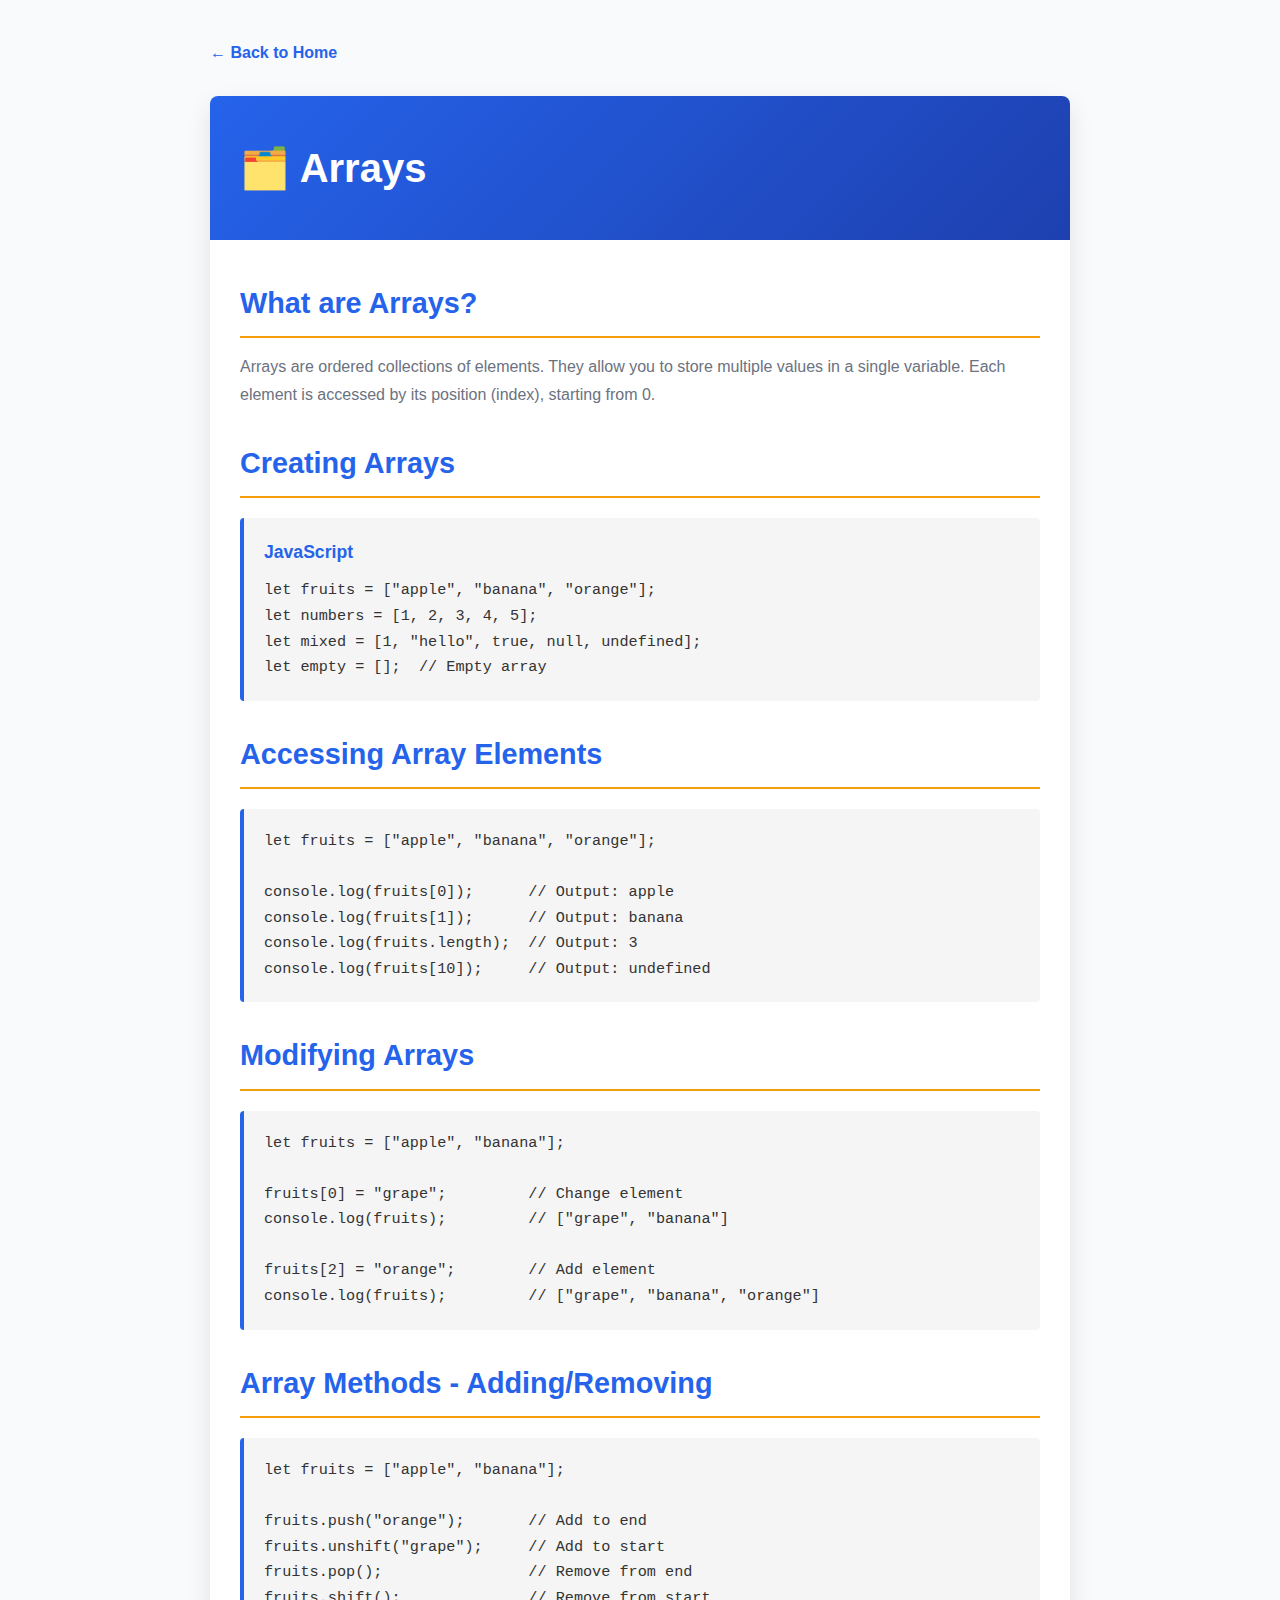
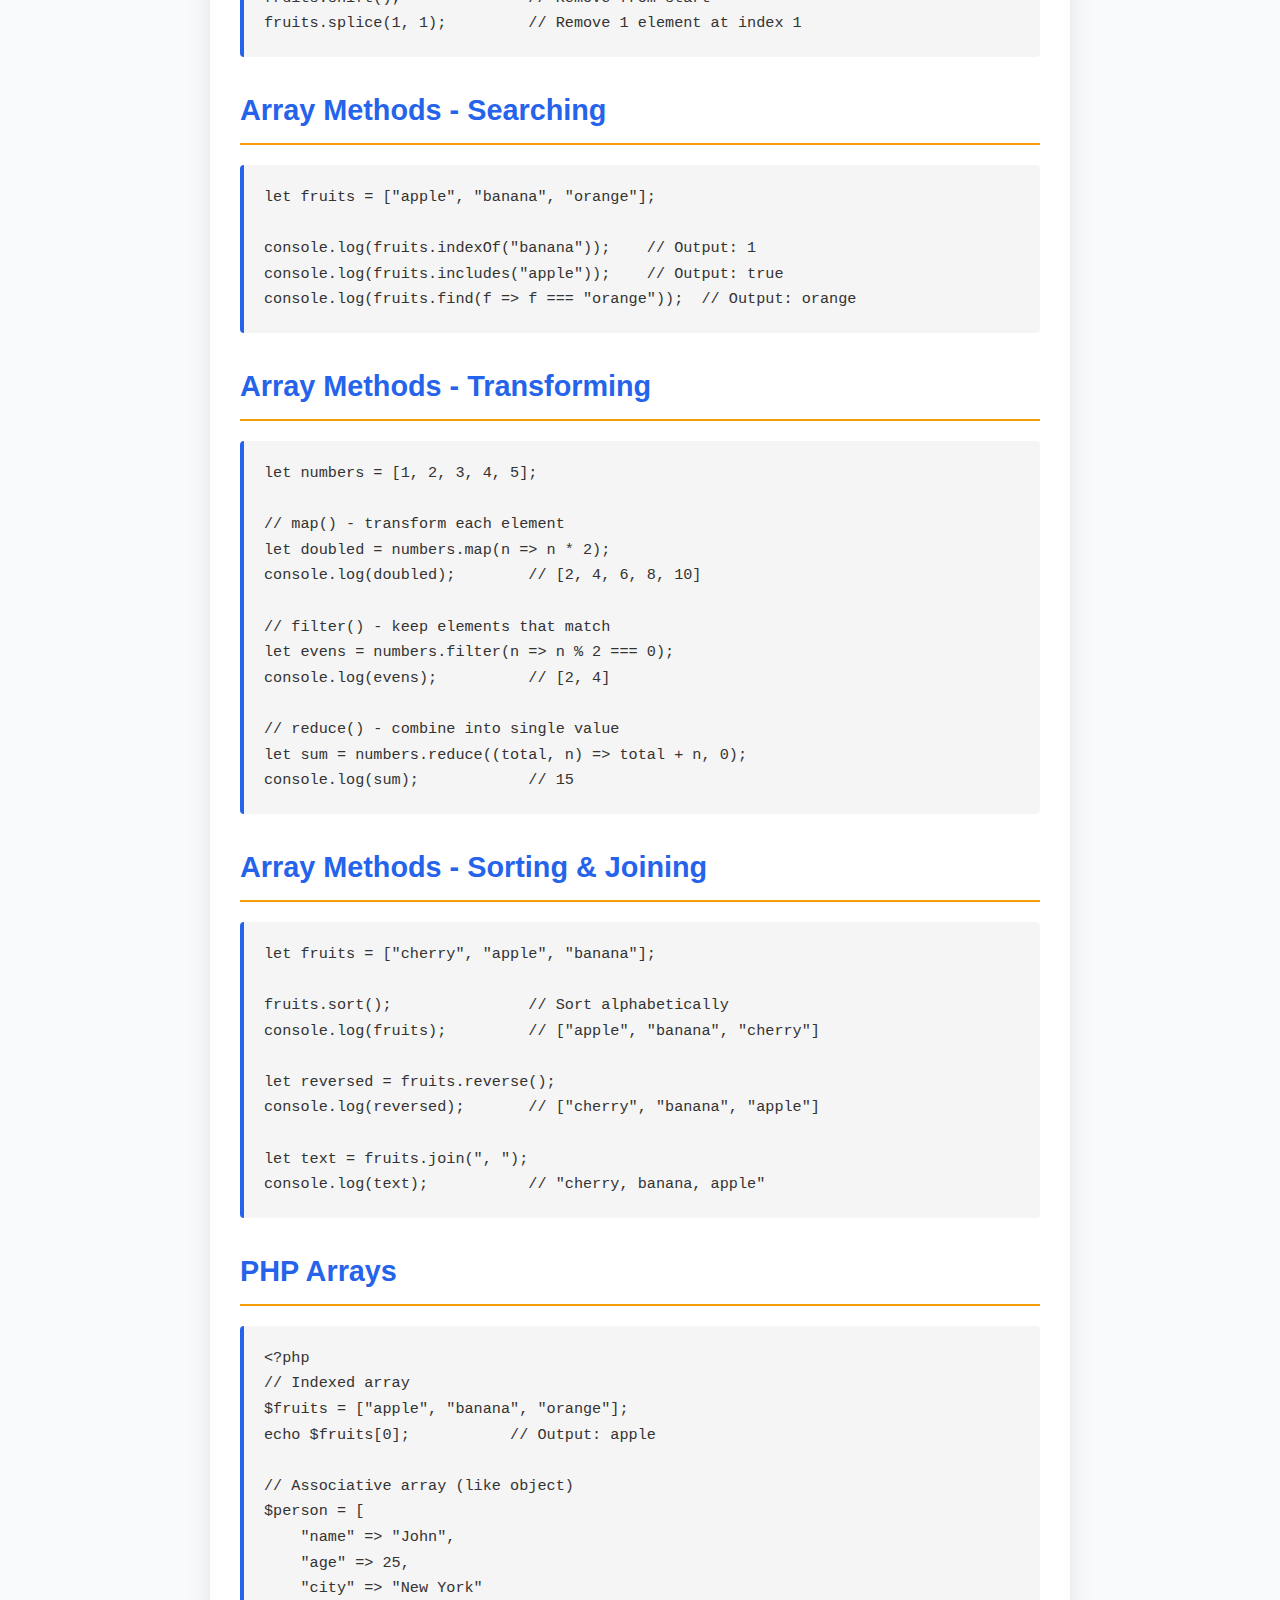
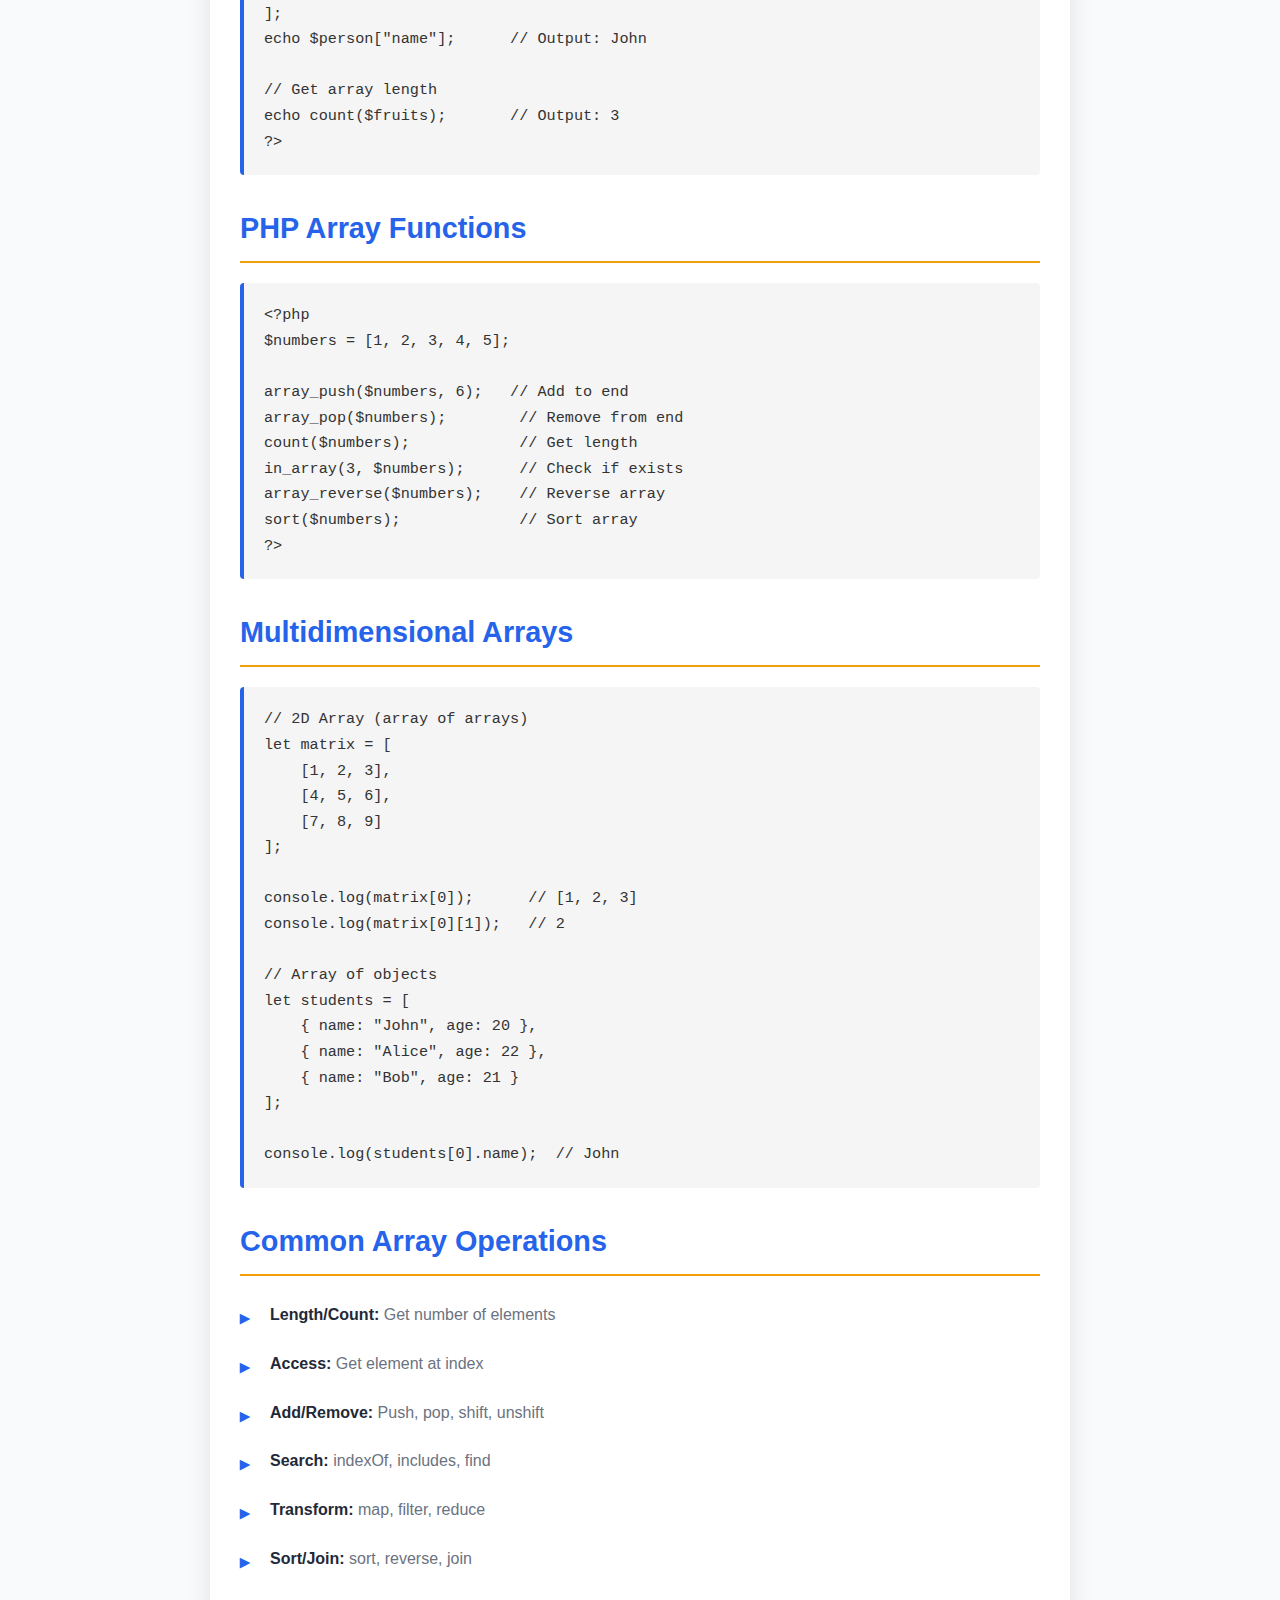
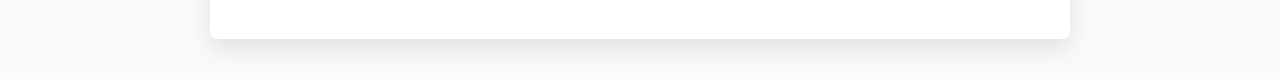
<file: pages/arrays.html>
<!DOCTYPE html>
<html lang="en">

<head>
    <meta charset="UTF-8">
    <meta name="viewport" content="width=device-width, initial-scale=1.0">
    <title>Arrays - JavaScripts-PHP</title>
    <link rel="stylesheet" href="../css/main.css">
    <link rel="stylesheet" href="../css/responsive.css">
</head>

<body>
    <div class="content-wrapper">
        <div class="back-link">
            <a href="../index.html">← Back to Home</a>
        </div>

        <section class="page-content">
            <div class="section-header">
                <h1>🗂️ Arrays</h1>
            </div>

            <div class="section-body">
                <h2>What are Arrays?</h2>
                <p>Arrays are ordered collections of elements. They allow you to store multiple values in a single
                    variable. Each element is accessed by its position (index), starting from 0.</p>

                <h2>Creating Arrays</h2>
                <div class="code-block">
                    <h4>JavaScript</h4>
                    <pre><code>let fruits = ["apple", "banana", "orange"];
let numbers = [1, 2, 3, 4, 5];
let mixed = [1, "hello", true, null, undefined];
let empty = [];  // Empty array</code></pre>
                </div>

                <h2>Accessing Array Elements</h2>
                <div class="code-block">
                    <pre><code>let fruits = ["apple", "banana", "orange"];

console.log(fruits[0]);      // Output: apple
console.log(fruits[1]);      // Output: banana
console.log(fruits.length);  // Output: 3
console.log(fruits[10]);     // Output: undefined</code></pre>
                </div>

                <h2>Modifying Arrays</h2>
                <div class="code-block">
                    <pre><code>let fruits = ["apple", "banana"];

fruits[0] = "grape";         // Change element
console.log(fruits);         // ["grape", "banana"]

fruits[2] = "orange";        // Add element
console.log(fruits);         // ["grape", "banana", "orange"]</code></pre>
                </div>

                <h2>Array Methods - Adding/Removing</h2>
                <div class="code-block">
                    <pre><code>let fruits = ["apple", "banana"];

fruits.push("orange");       // Add to end
fruits.unshift("grape");     // Add to start
fruits.pop();                // Remove from end
fruits.shift();              // Remove from start
fruits.splice(1, 1);         // Remove 1 element at index 1</code></pre>
                </div>

                <h2>Array Methods - Searching</h2>
                <div class="code-block">
                    <pre><code>let fruits = ["apple", "banana", "orange"];

console.log(fruits.indexOf("banana"));    // Output: 1
console.log(fruits.includes("apple"));    // Output: true
console.log(fruits.find(f => f === "orange"));  // Output: orange</code></pre>
                </div>

                <h2>Array Methods - Transforming</h2>
                <div class="code-block">
                    <pre><code>let numbers = [1, 2, 3, 4, 5];

// map() - transform each element
let doubled = numbers.map(n => n * 2);
console.log(doubled);        // [2, 4, 6, 8, 10]

// filter() - keep elements that match
let evens = numbers.filter(n => n % 2 === 0);
console.log(evens);          // [2, 4]

// reduce() - combine into single value
let sum = numbers.reduce((total, n) => total + n, 0);
console.log(sum);            // 15</code></pre>
                </div>

                <h2>Array Methods - Sorting & Joining</h2>
                <div class="code-block">
                    <pre><code>let fruits = ["cherry", "apple", "banana"];

fruits.sort();               // Sort alphabetically
console.log(fruits);         // ["apple", "banana", "cherry"]

let reversed = fruits.reverse();
console.log(reversed);       // ["cherry", "banana", "apple"]

let text = fruits.join(", ");
console.log(text);           // "cherry, banana, apple"</code></pre>
                </div>

                <h2>PHP Arrays</h2>
                <div class="code-block">
                    <pre><code>&lt;?php
// Indexed array
$fruits = ["apple", "banana", "orange"];
echo $fruits[0];           // Output: apple

// Associative array (like object)
$person = [
    "name" => "John",
    "age" => 25,
    "city" => "New York"
];
echo $person["name"];      // Output: John

// Get array length
echo count($fruits);       // Output: 3
?&gt;</code></pre>
                </div>

                <h2>PHP Array Functions</h2>
                <div class="code-block">
                    <pre><code>&lt;?php
$numbers = [1, 2, 3, 4, 5];

array_push($numbers, 6);   // Add to end
array_pop($numbers);        // Remove from end
count($numbers);            // Get length
in_array(3, $numbers);      // Check if exists
array_reverse($numbers);    // Reverse array
sort($numbers);             // Sort array
?&gt;</code></pre>
                </div>

                <h2>Multidimensional Arrays</h2>
                <div class="code-block">
                    <pre><code>// 2D Array (array of arrays)
let matrix = [
    [1, 2, 3],
    [4, 5, 6],
    [7, 8, 9]
];

console.log(matrix[0]);      // [1, 2, 3]
console.log(matrix[0][1]);   // 2

// Array of objects
let students = [
    { name: "John", age: 20 },
    { name: "Alice", age: 22 },
    { name: "Bob", age: 21 }
];

console.log(students[0].name);  // John</code></pre>
                </div>

                <h2>Common Array Operations</h2>
                <ul class="content-list">
                    <li><strong>Length/Count:</strong> Get number of elements</li>
                    <li><strong>Access:</strong> Get element at index</li>
                    <li><strong>Add/Remove:</strong> Push, pop, shift, unshift</li>
                    <li><strong>Search:</strong> indexOf, includes, find</li>
                    <li><strong>Transform:</strong> map, filter, reduce</li>
                    <li><strong>Sort/Join:</strong> sort, reverse, join</li>
                </ul>
            </div>
        </section>
    </div>
</body>

</html>
</file>
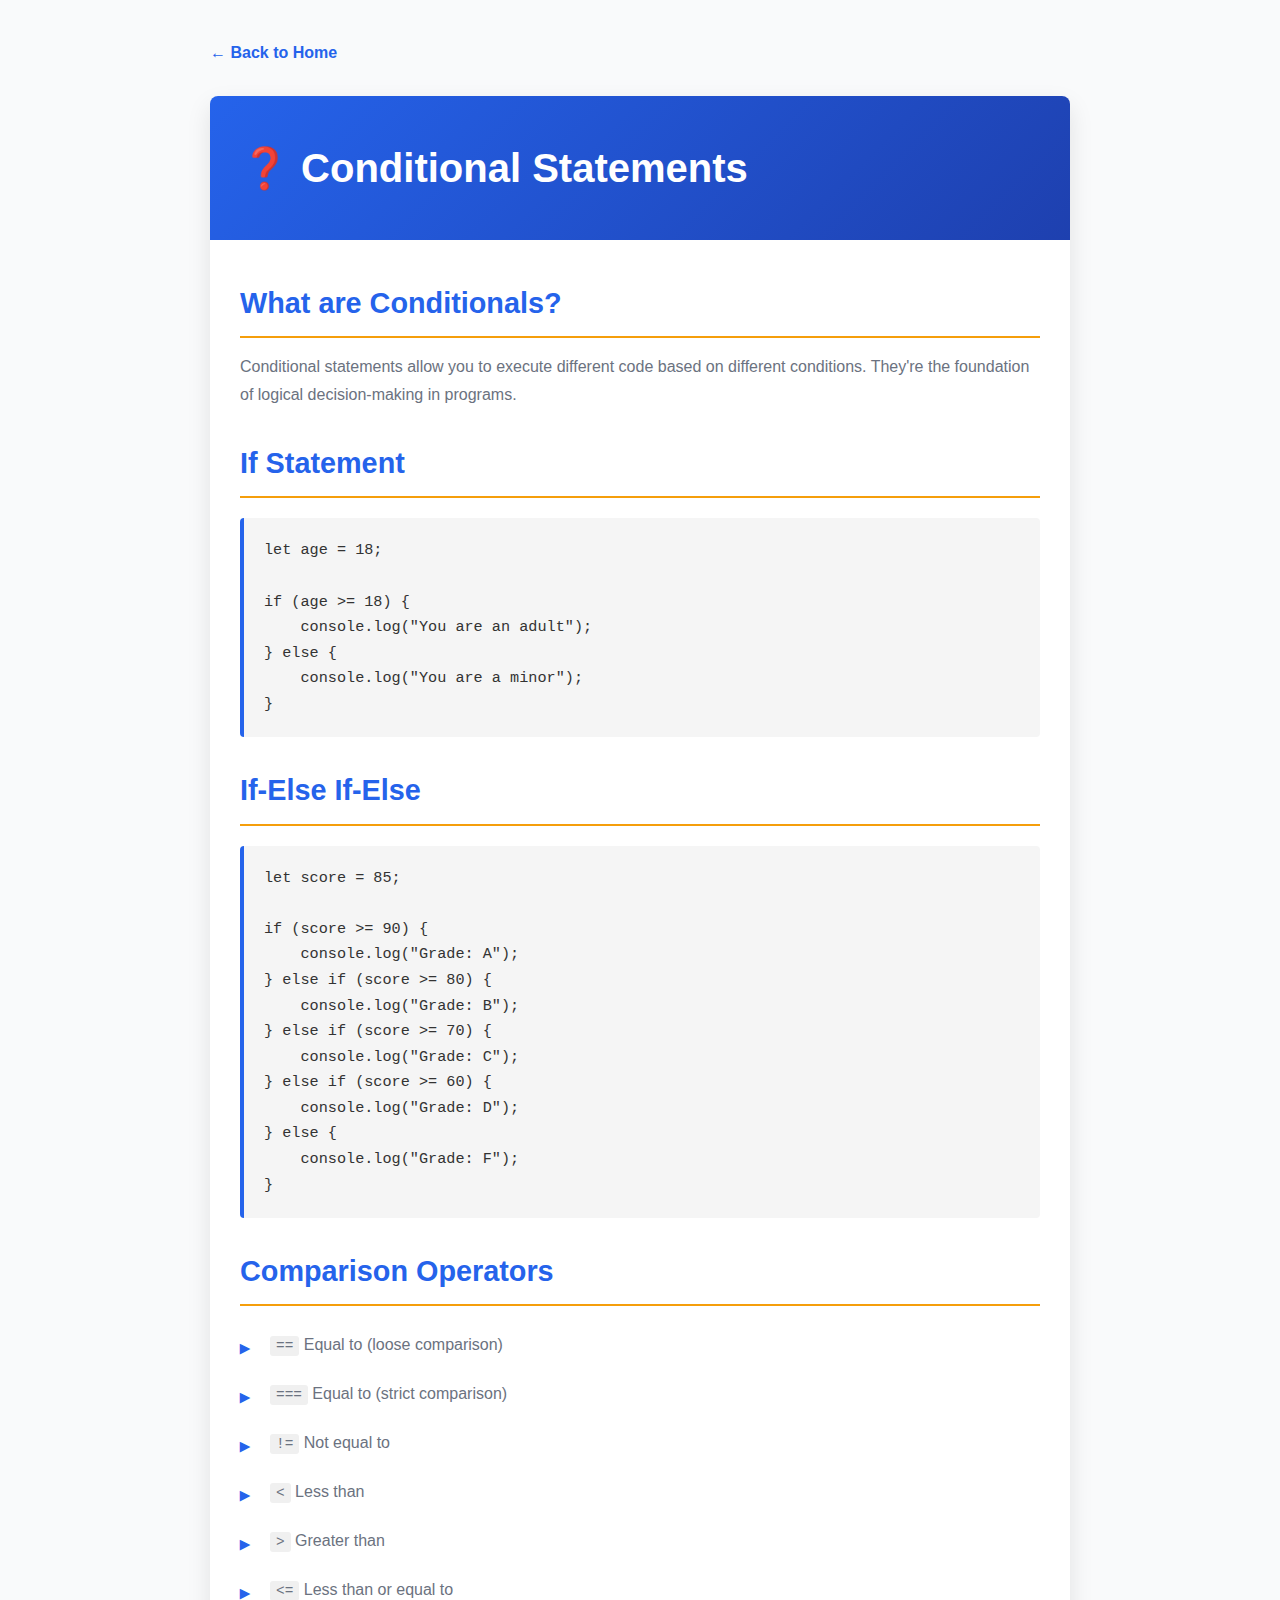
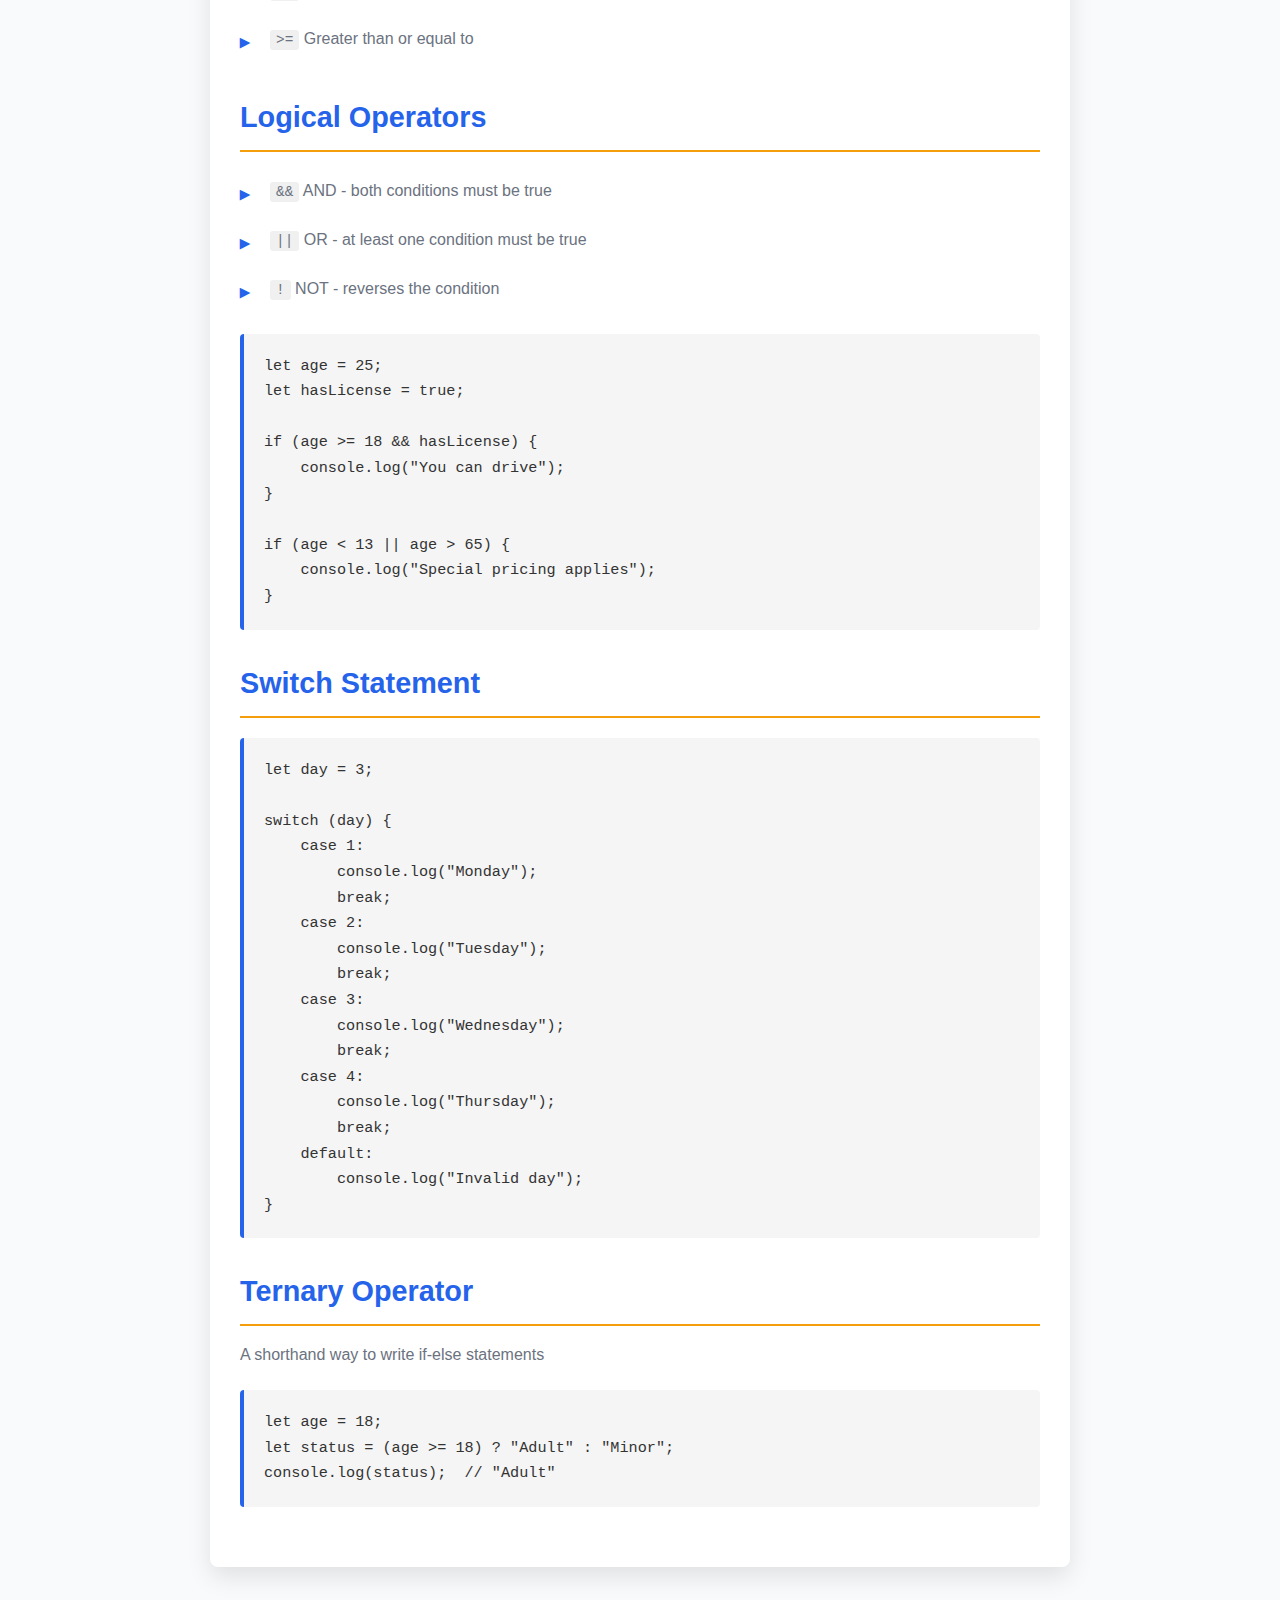
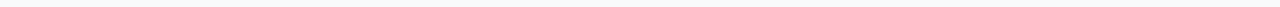
<file: pages/conditional.html>
<!DOCTYPE html>
<html lang="en">

<head>
    <meta charset="UTF-8">
    <meta name="viewport" content="width=device-width, initial-scale=1.0">
    <title>Conditional Statements - JavaScripts-PHP</title>
    <link rel="stylesheet" href="../css/main.css">
    <link rel="stylesheet" href="../css/responsive.css">
</head>

<body>
    <div class="content-wrapper">
        <div class="back-link">
            <a href="../index.html">← Back to Home</a>
        </div>

        <section class="page-content">
            <div class="section-header">
                <h1>❓ Conditional Statements</h1>
            </div>

            <div class="section-body">
                <h2>What are Conditionals?</h2>
                <p>Conditional statements allow you to execute different code based on different conditions. They're the
                    foundation of logical decision-making in programs.</p>

                <h2>If Statement</h2>
                <div class="code-block">
                    <pre><code>let age = 18;

if (age >= 18) {
    console.log("You are an adult");
} else {
    console.log("You are a minor");
}</code></pre>
                </div>

                <h2>If-Else If-Else</h2>
                <div class="code-block">
                    <pre><code>let score = 85;

if (score >= 90) {
    console.log("Grade: A");
} else if (score >= 80) {
    console.log("Grade: B");
} else if (score >= 70) {
    console.log("Grade: C");
} else if (score >= 60) {
    console.log("Grade: D");
} else {
    console.log("Grade: F");
}</code></pre>
                </div>

                <h2>Comparison Operators</h2>
                <ul class="content-list">
                    <li><code>==</code> Equal to (loose comparison)</li>
                    <li><code>===</code> Equal to (strict comparison)</li>
                    <li><code>!=</code> Not equal to</li>
                    <li><code>&lt;</code> Less than</li>
                    <li><code>&gt;</code> Greater than</li>
                    <li><code>&lt;=</code> Less than or equal to</li>
                    <li><code>&gt;=</code> Greater than or equal to</li>
                </ul>

                <h2>Logical Operators</h2>
                <ul class="content-list">
                    <li><code>&amp;&amp;</code> AND - both conditions must be true</li>
                    <li><code>||</code> OR - at least one condition must be true</li>
                    <li><code>!</code> NOT - reverses the condition</li>
                </ul>

                <div class="code-block">
                    <pre><code>let age = 25;
let hasLicense = true;

if (age >= 18 && hasLicense) {
    console.log("You can drive");
}

if (age < 13 || age > 65) {
    console.log("Special pricing applies");
}</code></pre>
                </div>

                <h2>Switch Statement</h2>
                <div class="code-block">
                    <pre><code>let day = 3;

switch (day) {
    case 1:
        console.log("Monday");
        break;
    case 2:
        console.log("Tuesday");
        break;
    case 3:
        console.log("Wednesday");
        break;
    case 4:
        console.log("Thursday");
        break;
    default:
        console.log("Invalid day");
}</code></pre>
                </div>

                <h2>Ternary Operator</h2>
                <p>A shorthand way to write if-else statements</p>
                <div class="code-block">
                    <pre><code>let age = 18;
let status = (age >= 18) ? "Adult" : "Minor";
console.log(status);  // "Adult"</code></pre>
                </div>
            </div>
        </section>
    </div>
</body>

</html>
</file>
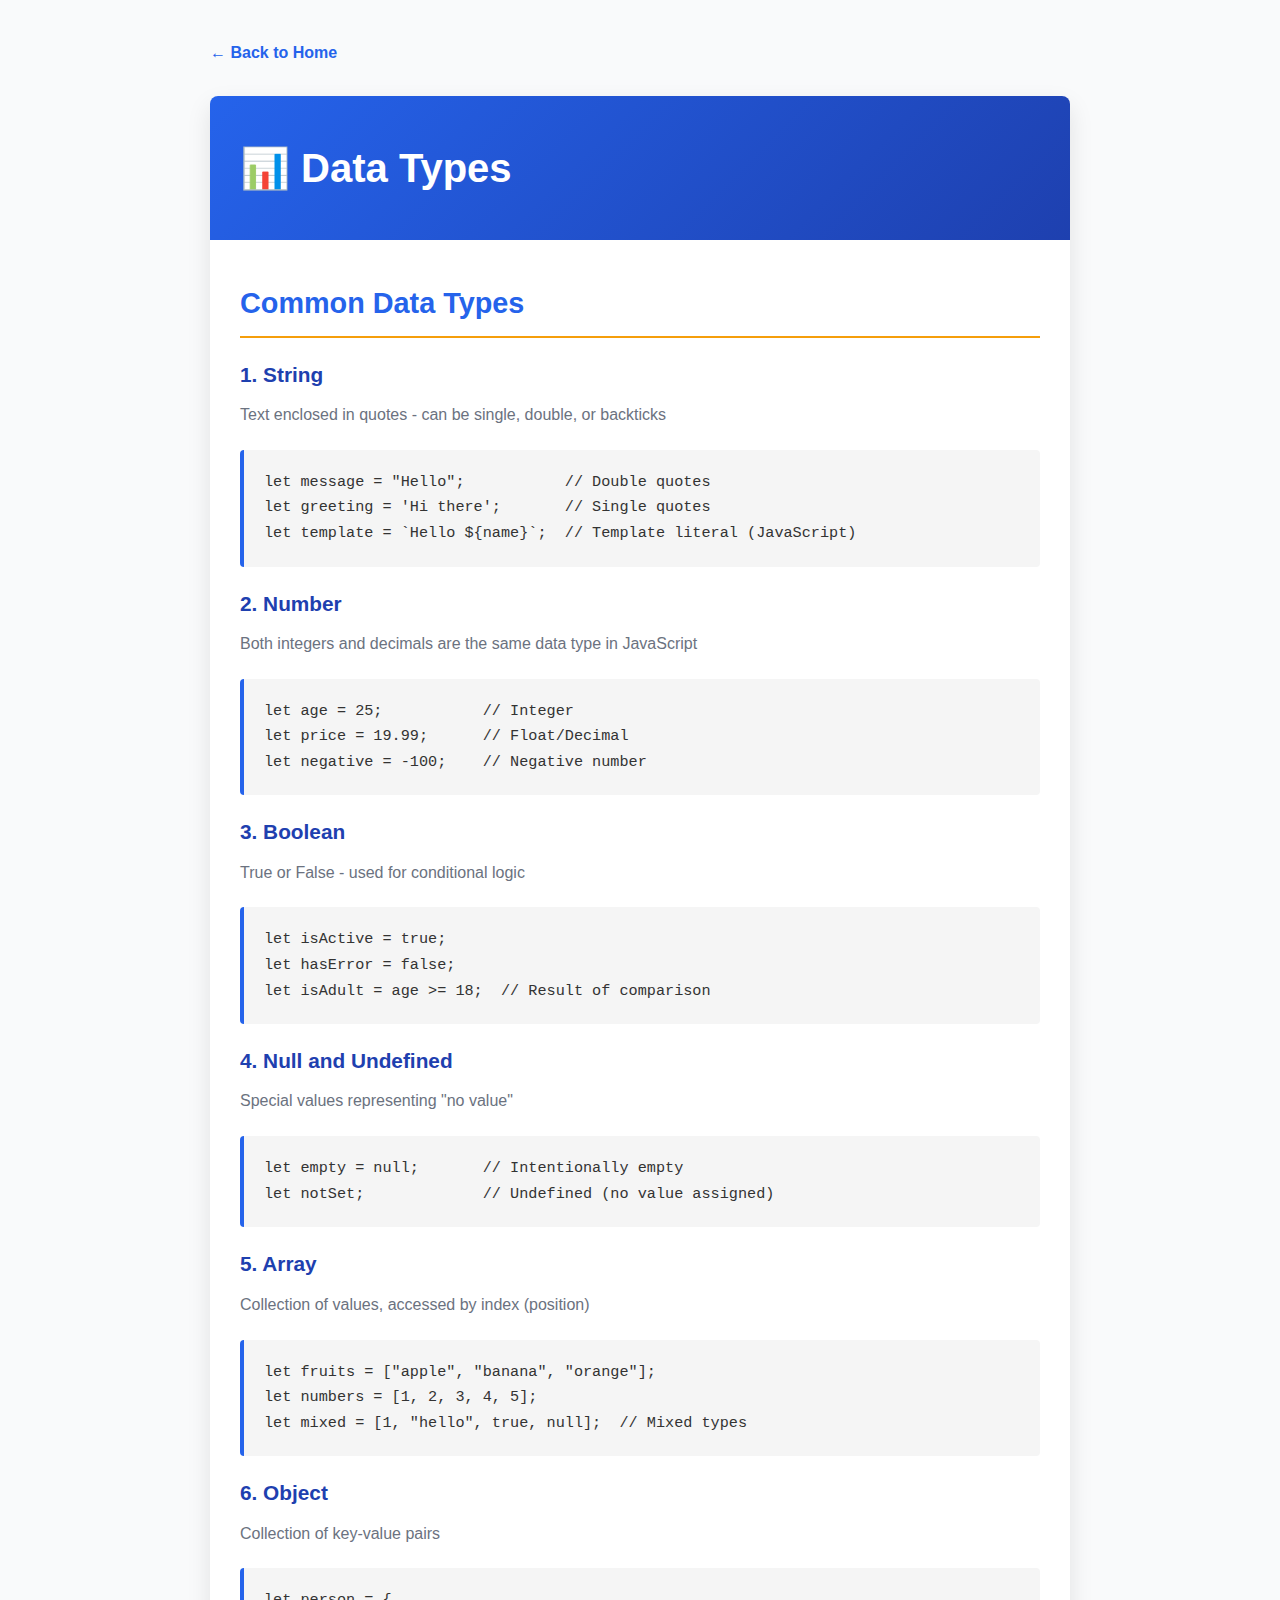
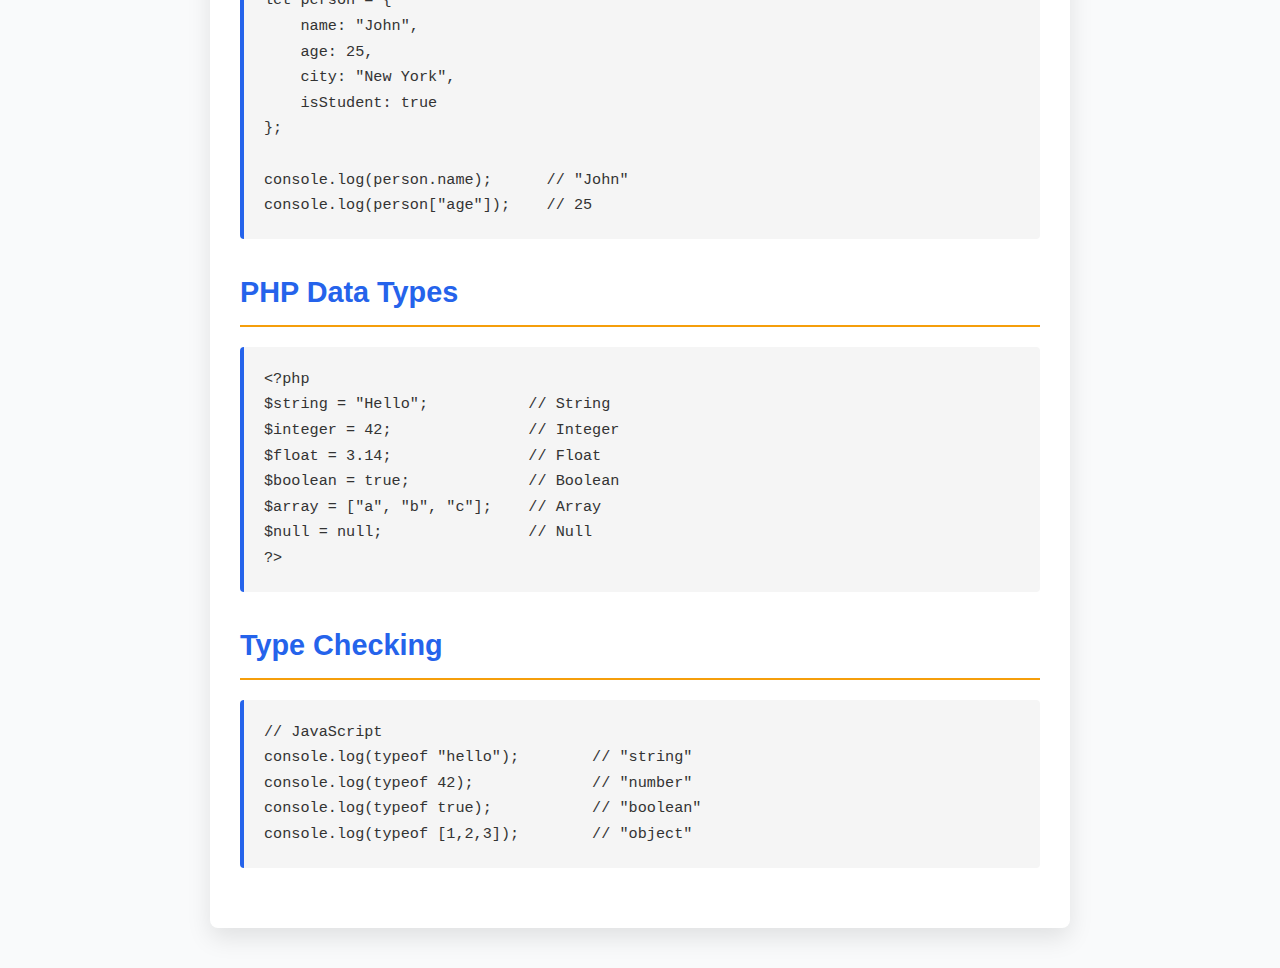
<file: pages/datatypes.html>
<!DOCTYPE html>
<html lang="en">

<head>
    <meta charset="UTF-8">
    <meta name="viewport" content="width=device-width, initial-scale=1.0">
    <title>Data Types - JavaScripts-PHP</title>
    <link rel="stylesheet" href="../css/main.css">
    <link rel="stylesheet" href="../css/responsive.css">
</head>

<body>
    <div class="content-wrapper">
        <div class="back-link">
            <a href="../index.html">← Back to Home</a>
        </div>

        <section class="page-content">
            <div class="section-header">
                <h1>📊 Data Types</h1>
            </div>

            <div class="section-body">
                <h2>Common Data Types</h2>

                <h3>1. String</h3>
                <p>Text enclosed in quotes - can be single, double, or backticks</p>
                <div class="code-block">
                    <pre><code>let message = "Hello";           // Double quotes
let greeting = 'Hi there';       // Single quotes
let template = `Hello ${name}`;  // Template literal (JavaScript)</code></pre>
                </div>

                <h3>2. Number</h3>
                <p>Both integers and decimals are the same data type in JavaScript</p>
                <div class="code-block">
                    <pre><code>let age = 25;           // Integer
let price = 19.99;      // Float/Decimal
let negative = -100;    // Negative number</code></pre>
                </div>

                <h3>3. Boolean</h3>
                <p>True or False - used for conditional logic</p>
                <div class="code-block">
                    <pre><code>let isActive = true;
let hasError = false;
let isAdult = age >= 18;  // Result of comparison</code></pre>
                </div>

                <h3>4. Null and Undefined</h3>
                <p>Special values representing "no value"</p>
                <div class="code-block">
                    <pre><code>let empty = null;       // Intentionally empty
let notSet;             // Undefined (no value assigned)</code></pre>
                </div>

                <h3>5. Array</h3>
                <p>Collection of values, accessed by index (position)</p>
                <div class="code-block">
                    <pre><code>let fruits = ["apple", "banana", "orange"];
let numbers = [1, 2, 3, 4, 5];
let mixed = [1, "hello", true, null];  // Mixed types</code></pre>
                </div>

                <h3>6. Object</h3>
                <p>Collection of key-value pairs</p>
                <div class="code-block">
                    <pre><code>let person = {
    name: "John",
    age: 25,
    city: "New York",
    isStudent: true
};

console.log(person.name);      // "John"
console.log(person["age"]);    // 25</code></pre>
                </div>

                <h2>PHP Data Types</h2>
                <div class="code-block">
                    <pre><code>&lt;?php
$string = "Hello";           // String
$integer = 42;               // Integer
$float = 3.14;               // Float
$boolean = true;             // Boolean
$array = ["a", "b", "c"];    // Array
$null = null;                // Null
?&gt;</code></pre>
                </div>

                <h2>Type Checking</h2>
                <div class="code-block">
                    <pre><code>// JavaScript
console.log(typeof "hello");        // "string"
console.log(typeof 42);             // "number"
console.log(typeof true);           // "boolean"
console.log(typeof [1,2,3]);        // "object"</code></pre>
                </div>
            </div>
        </section>
    </div>
</body>

</html>
</file>
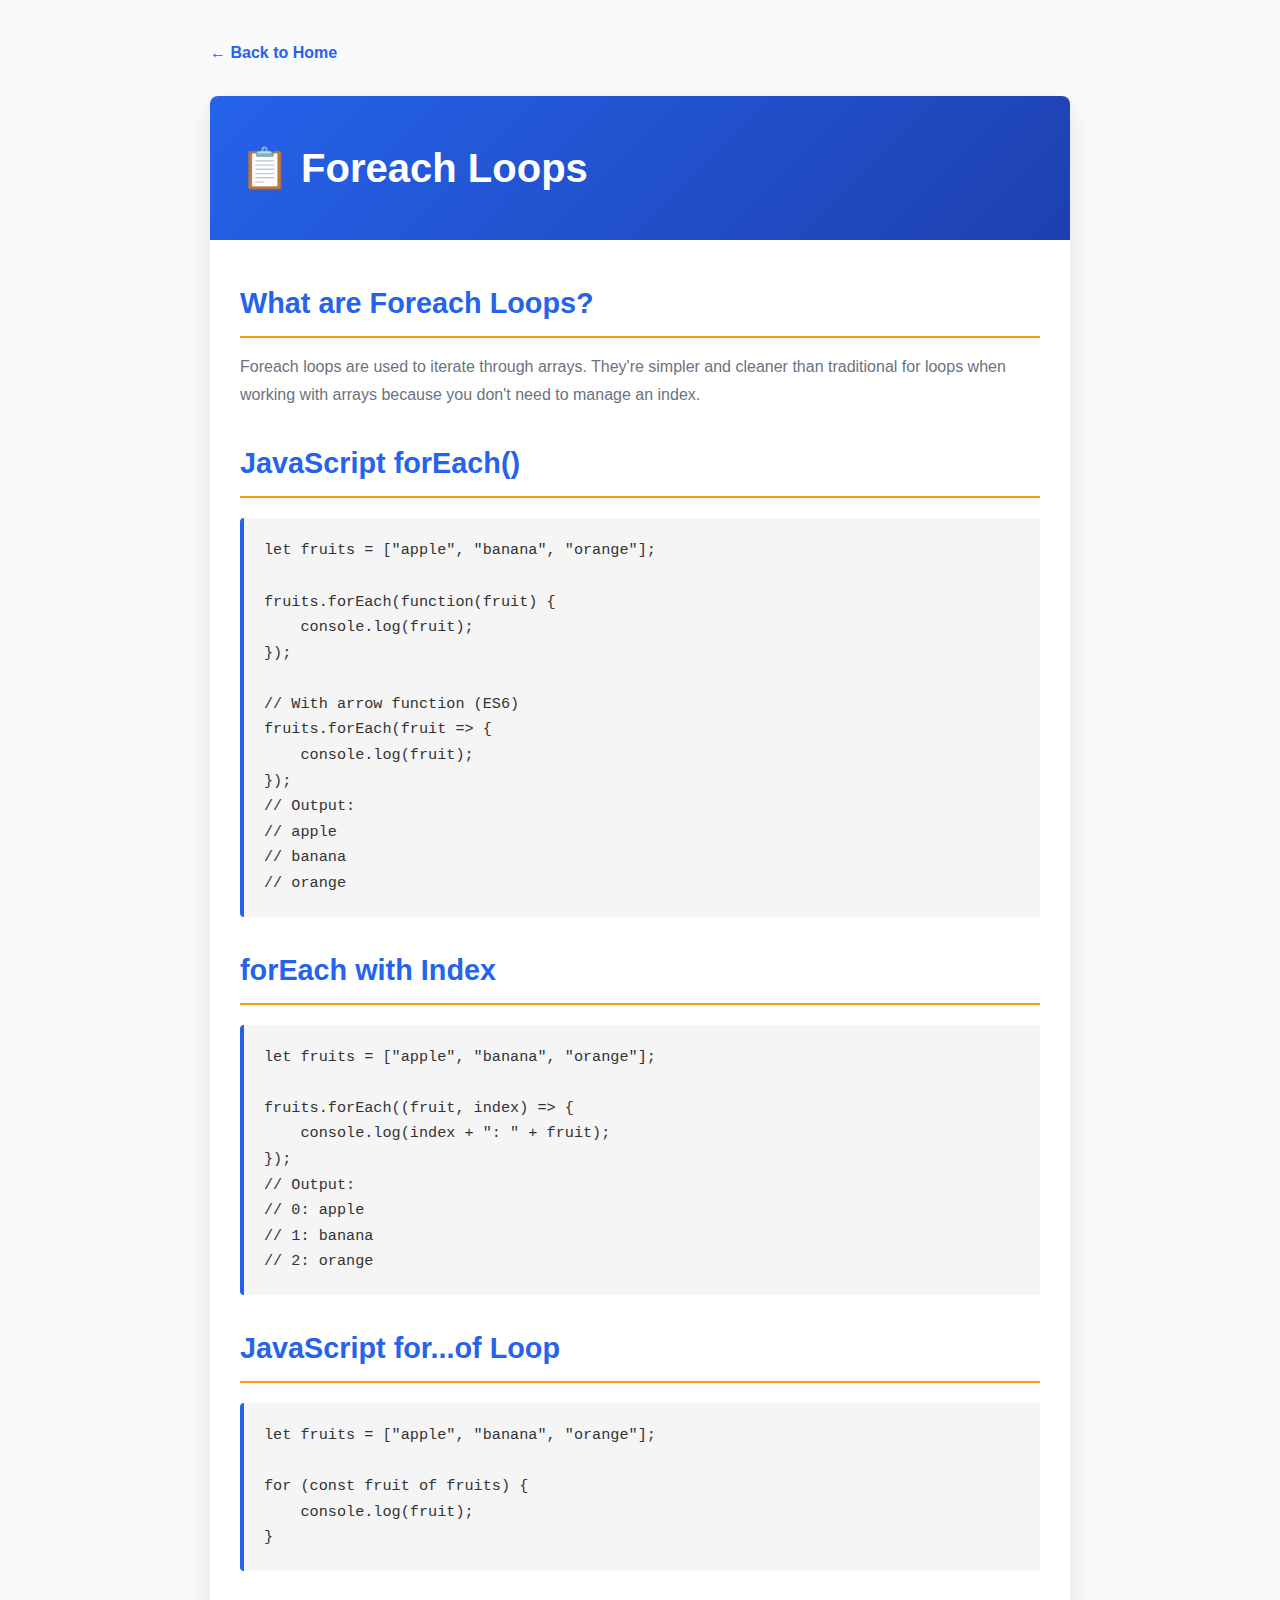
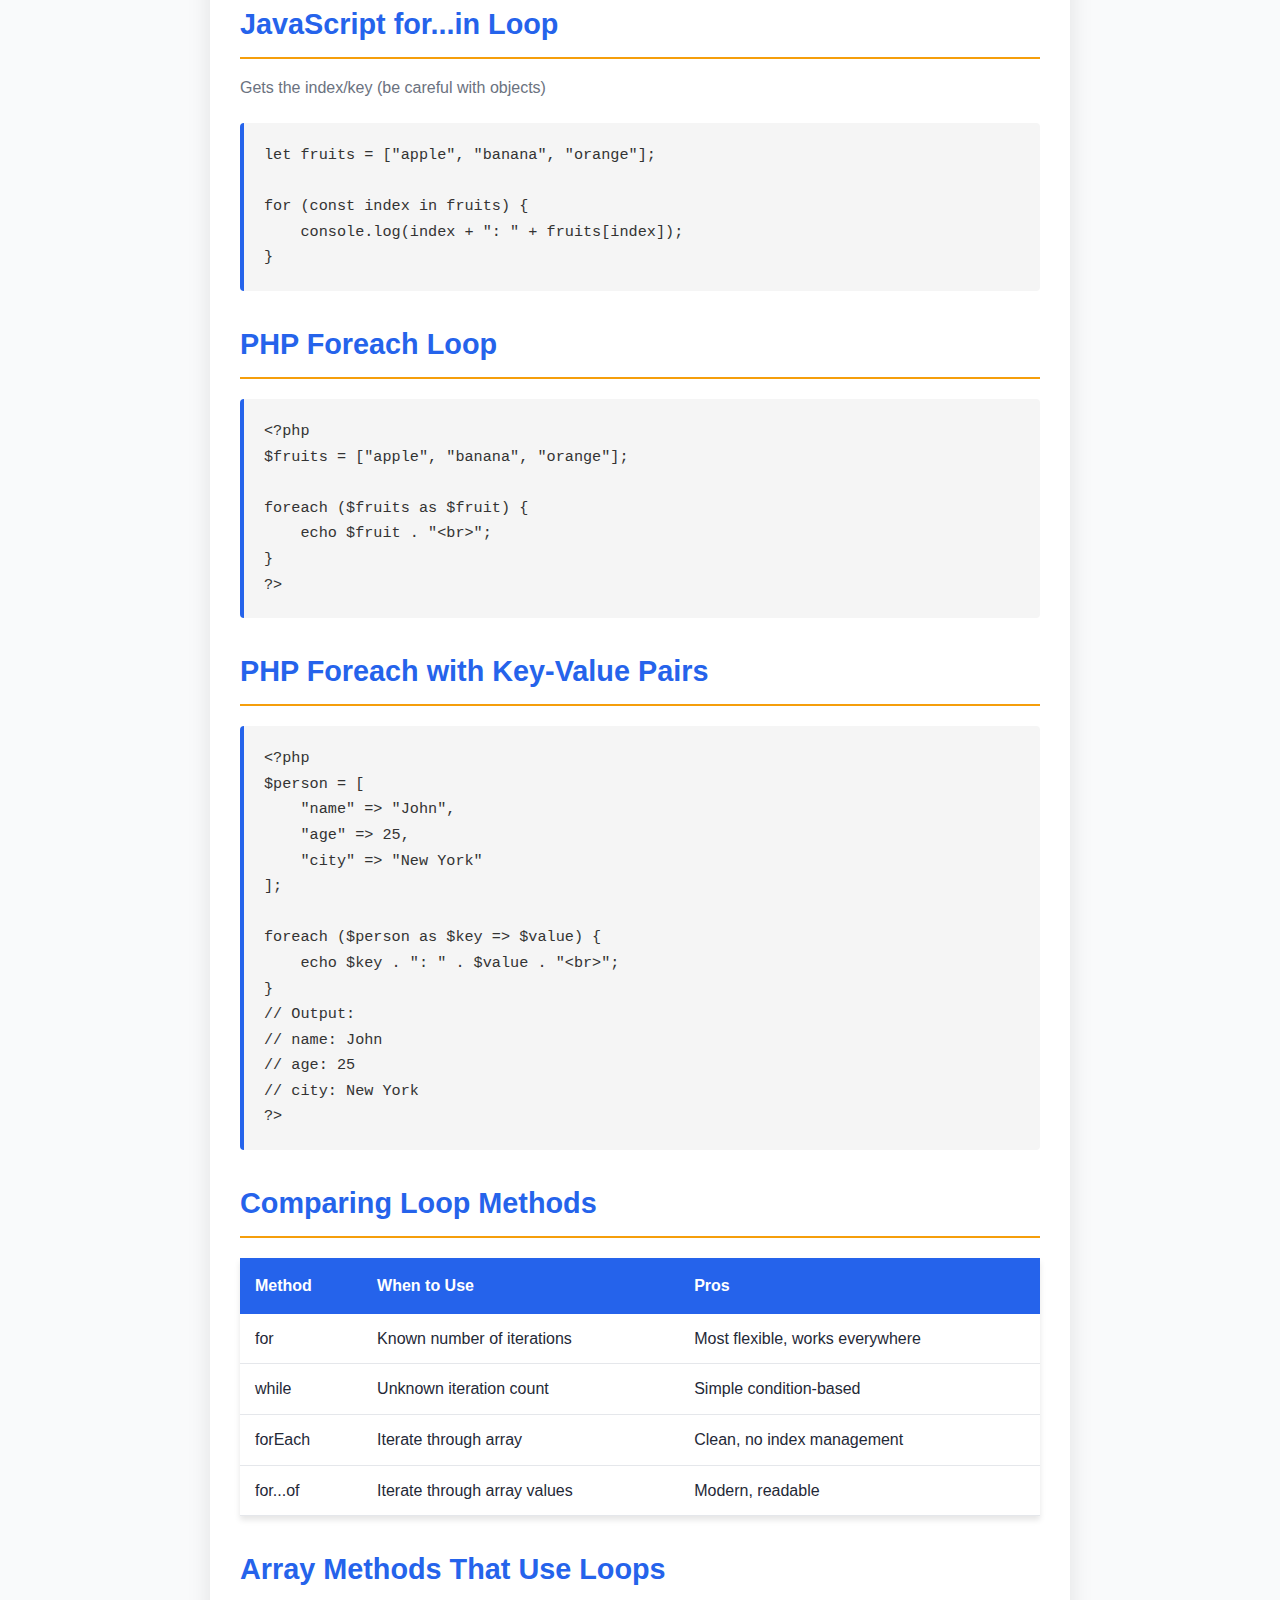
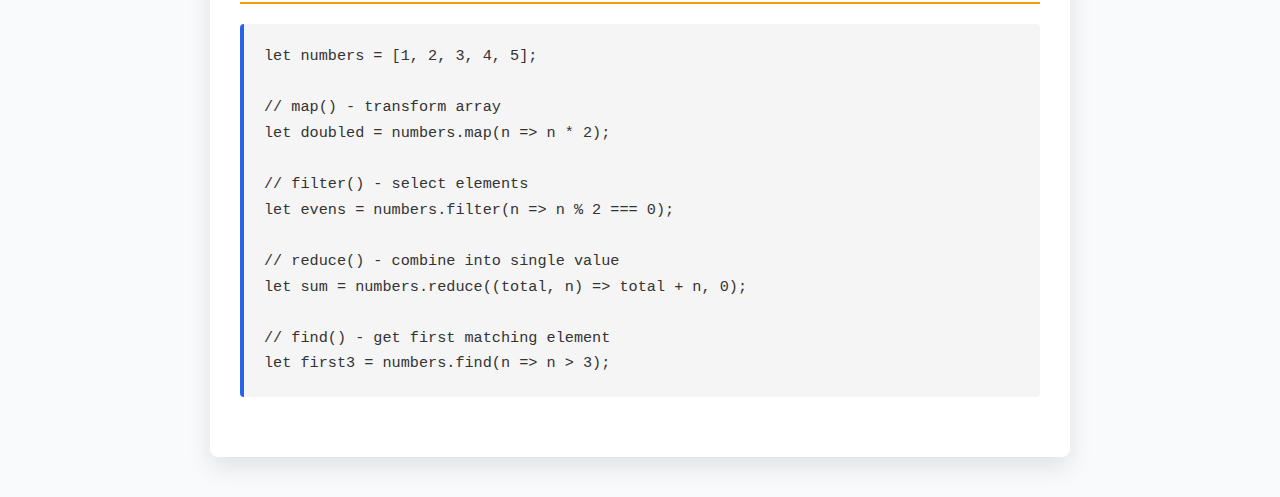
<file: pages/foreachloops.html>
<!DOCTYPE html>
<html lang="en">

<head>
    <meta charset="UTF-8">
    <meta name="viewport" content="width=device-width, initial-scale=1.0">
    <title>Foreach Loops - JavaScripts-PHP</title>
    <link rel="stylesheet" href="../css/main.css">
    <link rel="stylesheet" href="../css/responsive.css">
</head>

<body>
    <div class="content-wrapper">
        <div class="back-link">
            <a href="../index.html">← Back to Home</a>
        </div>

        <section class="page-content">
            <div class="section-header">
                <h1>📋 Foreach Loops</h1>
            </div>

            <div class="section-body">
                <h2>What are Foreach Loops?</h2>
                <p>Foreach loops are used to iterate through arrays. They're simpler and cleaner than traditional for
                    loops when working with arrays because you don't need to manage an index.</p>

                <h2>JavaScript forEach()</h2>
                <div class="code-block">
                    <pre><code>let fruits = ["apple", "banana", "orange"];

fruits.forEach(function(fruit) {
    console.log(fruit);
});

// With arrow function (ES6)
fruits.forEach(fruit => {
    console.log(fruit);
});
// Output:
// apple
// banana
// orange</code></pre>
                </div>

                <h2>forEach with Index</h2>
                <div class="code-block">
                    <pre><code>let fruits = ["apple", "banana", "orange"];

fruits.forEach((fruit, index) => {
    console.log(index + ": " + fruit);
});
// Output:
// 0: apple
// 1: banana
// 2: orange</code></pre>
                </div>

                <h2>JavaScript for...of Loop</h2>
                <div class="code-block">
                    <pre><code>let fruits = ["apple", "banana", "orange"];

for (const fruit of fruits) {
    console.log(fruit);
}</code></pre>
                </div>

                <h2>JavaScript for...in Loop</h2>
                <p>Gets the index/key (be careful with objects)</p>
                <div class="code-block">
                    <pre><code>let fruits = ["apple", "banana", "orange"];

for (const index in fruits) {
    console.log(index + ": " + fruits[index]);
}</code></pre>
                </div>

                <h2>PHP Foreach Loop</h2>
                <div class="code-block">
                    <pre><code>&lt;?php
$fruits = ["apple", "banana", "orange"];

foreach ($fruits as $fruit) {
    echo $fruit . "&lt;br&gt;";
}
?&gt;</code></pre>
                </div>

                <h2>PHP Foreach with Key-Value Pairs</h2>
                <div class="code-block">
                    <pre><code>&lt;?php
$person = [
    "name" => "John",
    "age" => 25,
    "city" => "New York"
];

foreach ($person as $key => $value) {
    echo $key . ": " . $value . "&lt;br&gt;";
}
// Output:
// name: John
// age: 25
// city: New York
?&gt;</code></pre>
                </div>

                <h2>Comparing Loop Methods</h2>
                <table class="comparison-table">
                    <tr>
                        <th>Method</th>
                        <th>When to Use</th>
                        <th>Pros</th>
                    </tr>
                    <tr>
                        <td>for</td>
                        <td>Known number of iterations</td>
                        <td>Most flexible, works everywhere</td>
                    </tr>
                    <tr>
                        <td>while</td>
                        <td>Unknown iteration count</td>
                        <td>Simple condition-based</td>
                    </tr>
                    <tr>
                        <td>forEach</td>
                        <td>Iterate through array</td>
                        <td>Clean, no index management</td>
                    </tr>
                    <tr>
                        <td>for...of</td>
                        <td>Iterate through array values</td>
                        <td>Modern, readable</td>
                    </tr>
                </table>

                <h2>Array Methods That Use Loops</h2>
                <div class="code-block">
                    <pre><code>let numbers = [1, 2, 3, 4, 5];

// map() - transform array
let doubled = numbers.map(n => n * 2);

// filter() - select elements
let evens = numbers.filter(n => n % 2 === 0);

// reduce() - combine into single value
let sum = numbers.reduce((total, n) => total + n, 0);

// find() - get first matching element
let first3 = numbers.find(n => n > 3);</code></pre>
                </div>
            </div>
        </section>
    </div>
</body>

</html>
</file>
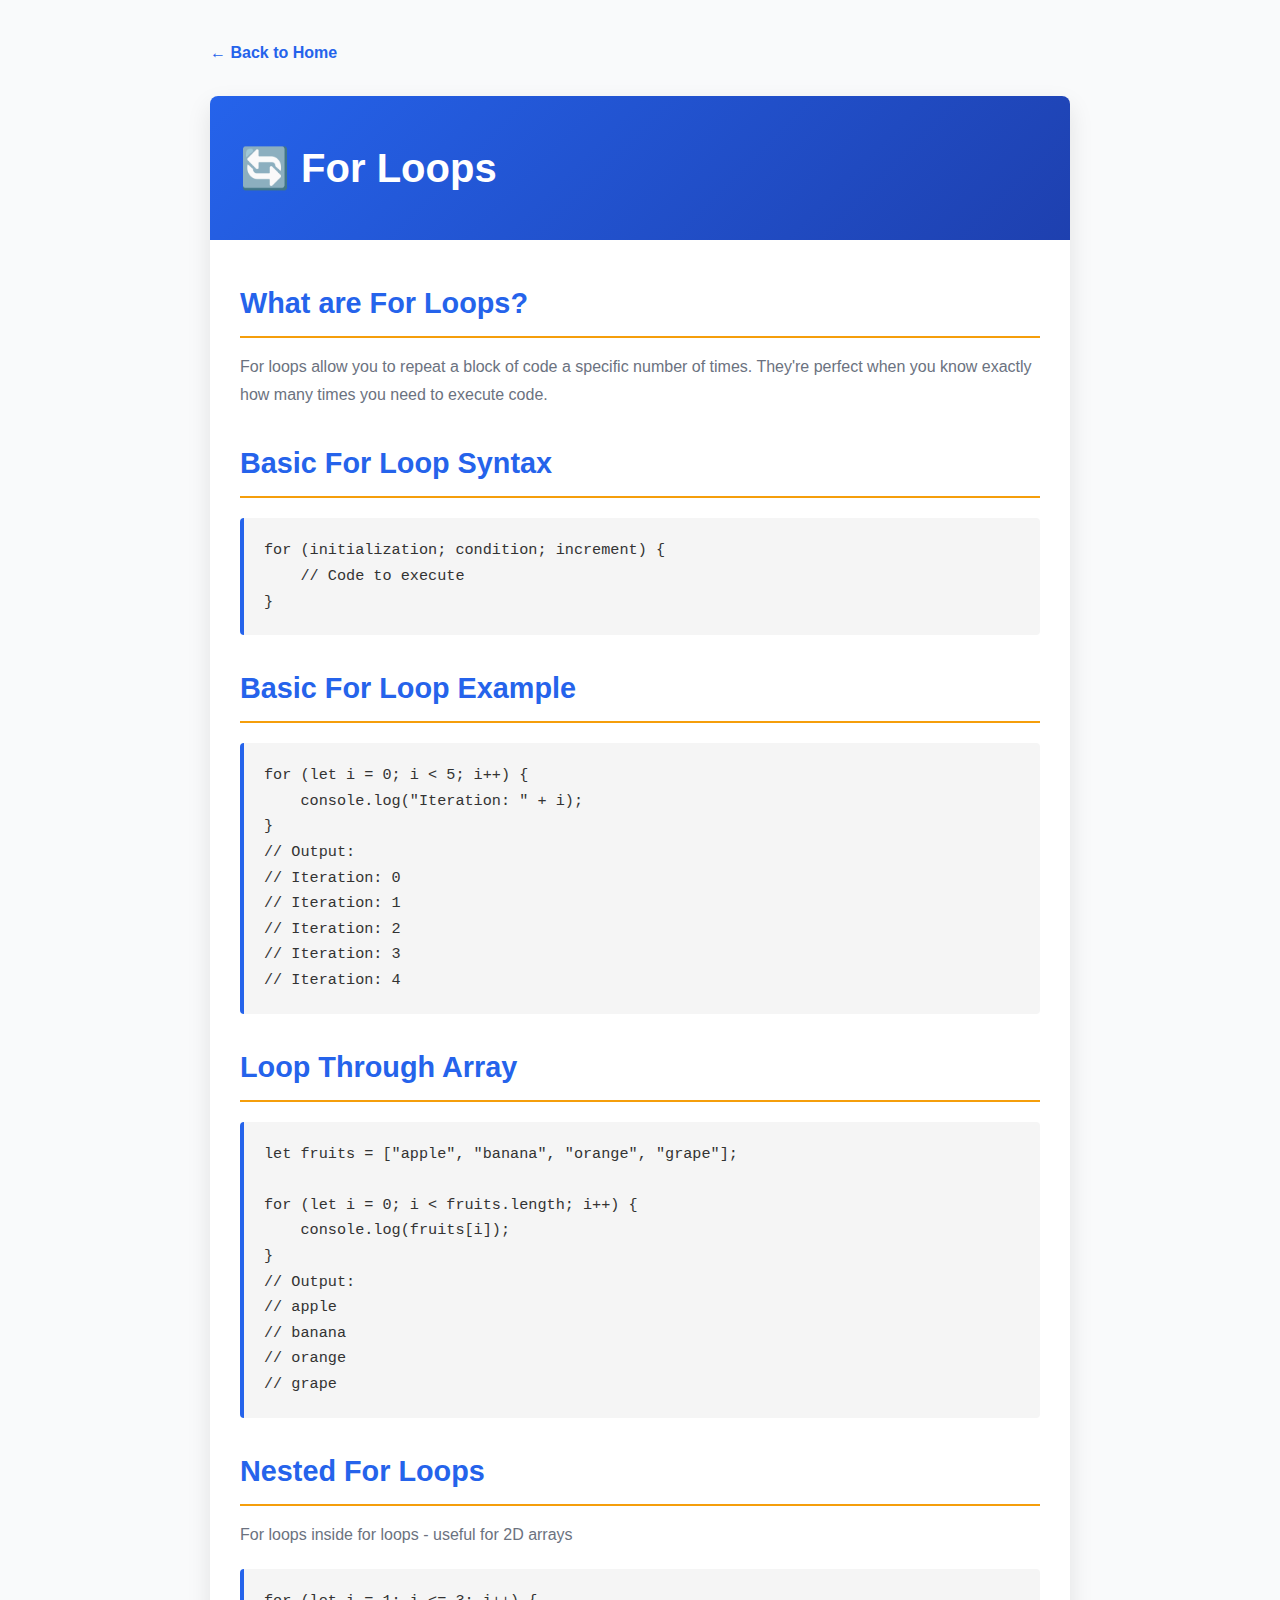
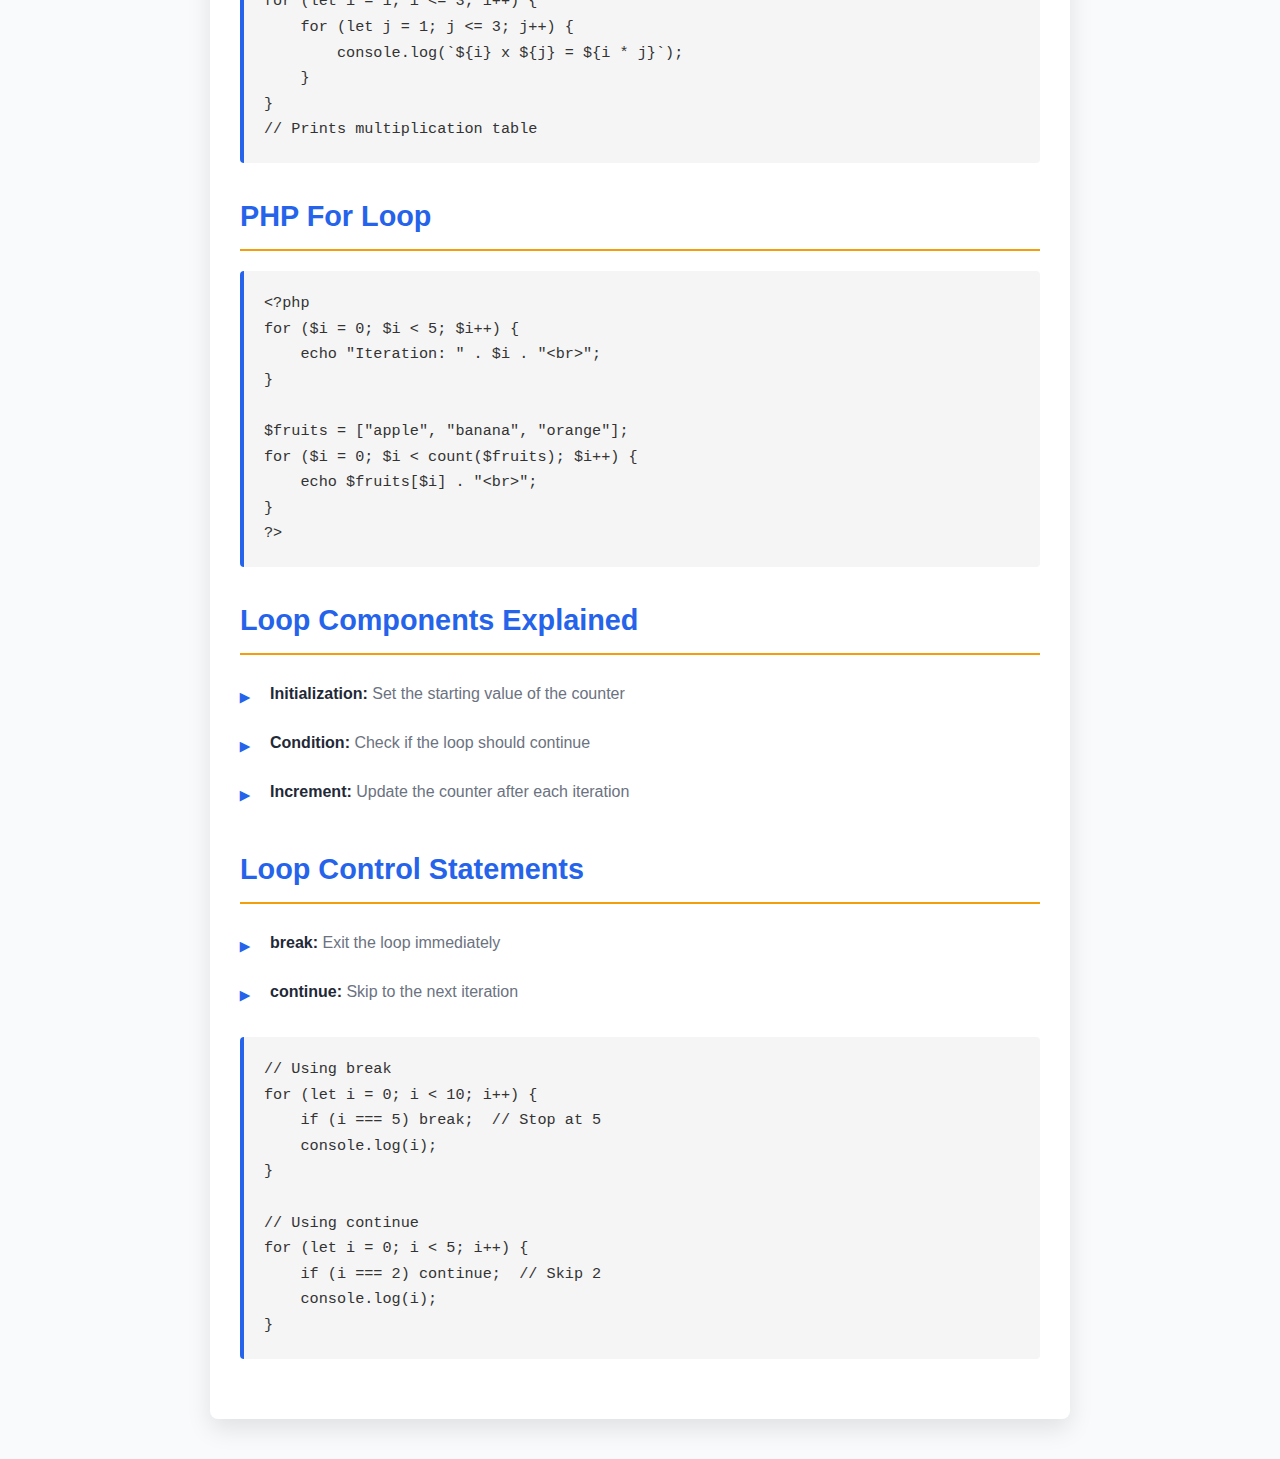
<file: pages/forloops.html>
<!DOCTYPE html>
<html lang="en">

<head>
    <meta charset="UTF-8">
    <meta name="viewport" content="width=device-width, initial-scale=1.0">
    <title>For Loops - JavaScripts-PHP</title>
    <link rel="stylesheet" href="../css/main.css">
    <link rel="stylesheet" href="../css/responsive.css">
</head>

<body>
    <div class="content-wrapper">
        <div class="back-link">
            <a href="../index.html">← Back to Home</a>
        </div>

        <section class="page-content">
            <div class="section-header">
                <h1>🔄 For Loops</h1>
            </div>

            <div class="section-body">
                <h2>What are For Loops?</h2>
                <p>For loops allow you to repeat a block of code a specific number of times. They're perfect when you
                    know exactly how many times you need to execute code.</p>

                <h2>Basic For Loop Syntax</h2>
                <div class="code-block">
                    <pre><code>for (initialization; condition; increment) {
    // Code to execute
}</code></pre>
                </div>

                <h2>Basic For Loop Example</h2>
                <div class="code-block">
                    <pre><code>for (let i = 0; i < 5; i++) {
    console.log("Iteration: " + i);
}
// Output: 
// Iteration: 0
// Iteration: 1
// Iteration: 2
// Iteration: 3
// Iteration: 4</code></pre>
                </div>

                <h2>Loop Through Array</h2>
                <div class="code-block">
                    <pre><code>let fruits = ["apple", "banana", "orange", "grape"];

for (let i = 0; i < fruits.length; i++) {
    console.log(fruits[i]);
}
// Output:
// apple
// banana
// orange
// grape</code></pre>
                </div>

                <h2>Nested For Loops</h2>
                <p>For loops inside for loops - useful for 2D arrays</p>
                <div class="code-block">
                    <pre><code>for (let i = 1; i <= 3; i++) {
    for (let j = 1; j <= 3; j++) {
        console.log(`${i} x ${j} = ${i * j}`);
    }
}
// Prints multiplication table</code></pre>
                </div>

                <h2>PHP For Loop</h2>
                <div class="code-block">
                    <pre><code>&lt;?php
for ($i = 0; $i < 5; $i++) {
    echo "Iteration: " . $i . "&lt;br&gt;";
}

$fruits = ["apple", "banana", "orange"];
for ($i = 0; $i < count($fruits); $i++) {
    echo $fruits[$i] . "&lt;br&gt;";
}
?&gt;</code></pre>
                </div>

                <h2>Loop Components Explained</h2>
                <ul class="content-list">
                    <li><strong>Initialization:</strong> Set the starting value of the counter</li>
                    <li><strong>Condition:</strong> Check if the loop should continue</li>
                    <li><strong>Increment:</strong> Update the counter after each iteration</li>
                </ul>

                <h2>Loop Control Statements</h2>
                <ul class="content-list">
                    <li><strong>break:</strong> Exit the loop immediately</li>
                    <li><strong>continue:</strong> Skip to the next iteration</li>
                </ul>

                <div class="code-block">
                    <pre><code>// Using break
for (let i = 0; i < 10; i++) {
    if (i === 5) break;  // Stop at 5
    console.log(i);
}

// Using continue
for (let i = 0; i < 5; i++) {
    if (i === 2) continue;  // Skip 2
    console.log(i);
}</code></pre>
                </div>
            </div>
        </section>
    </div>
</body>

</html>
</file>
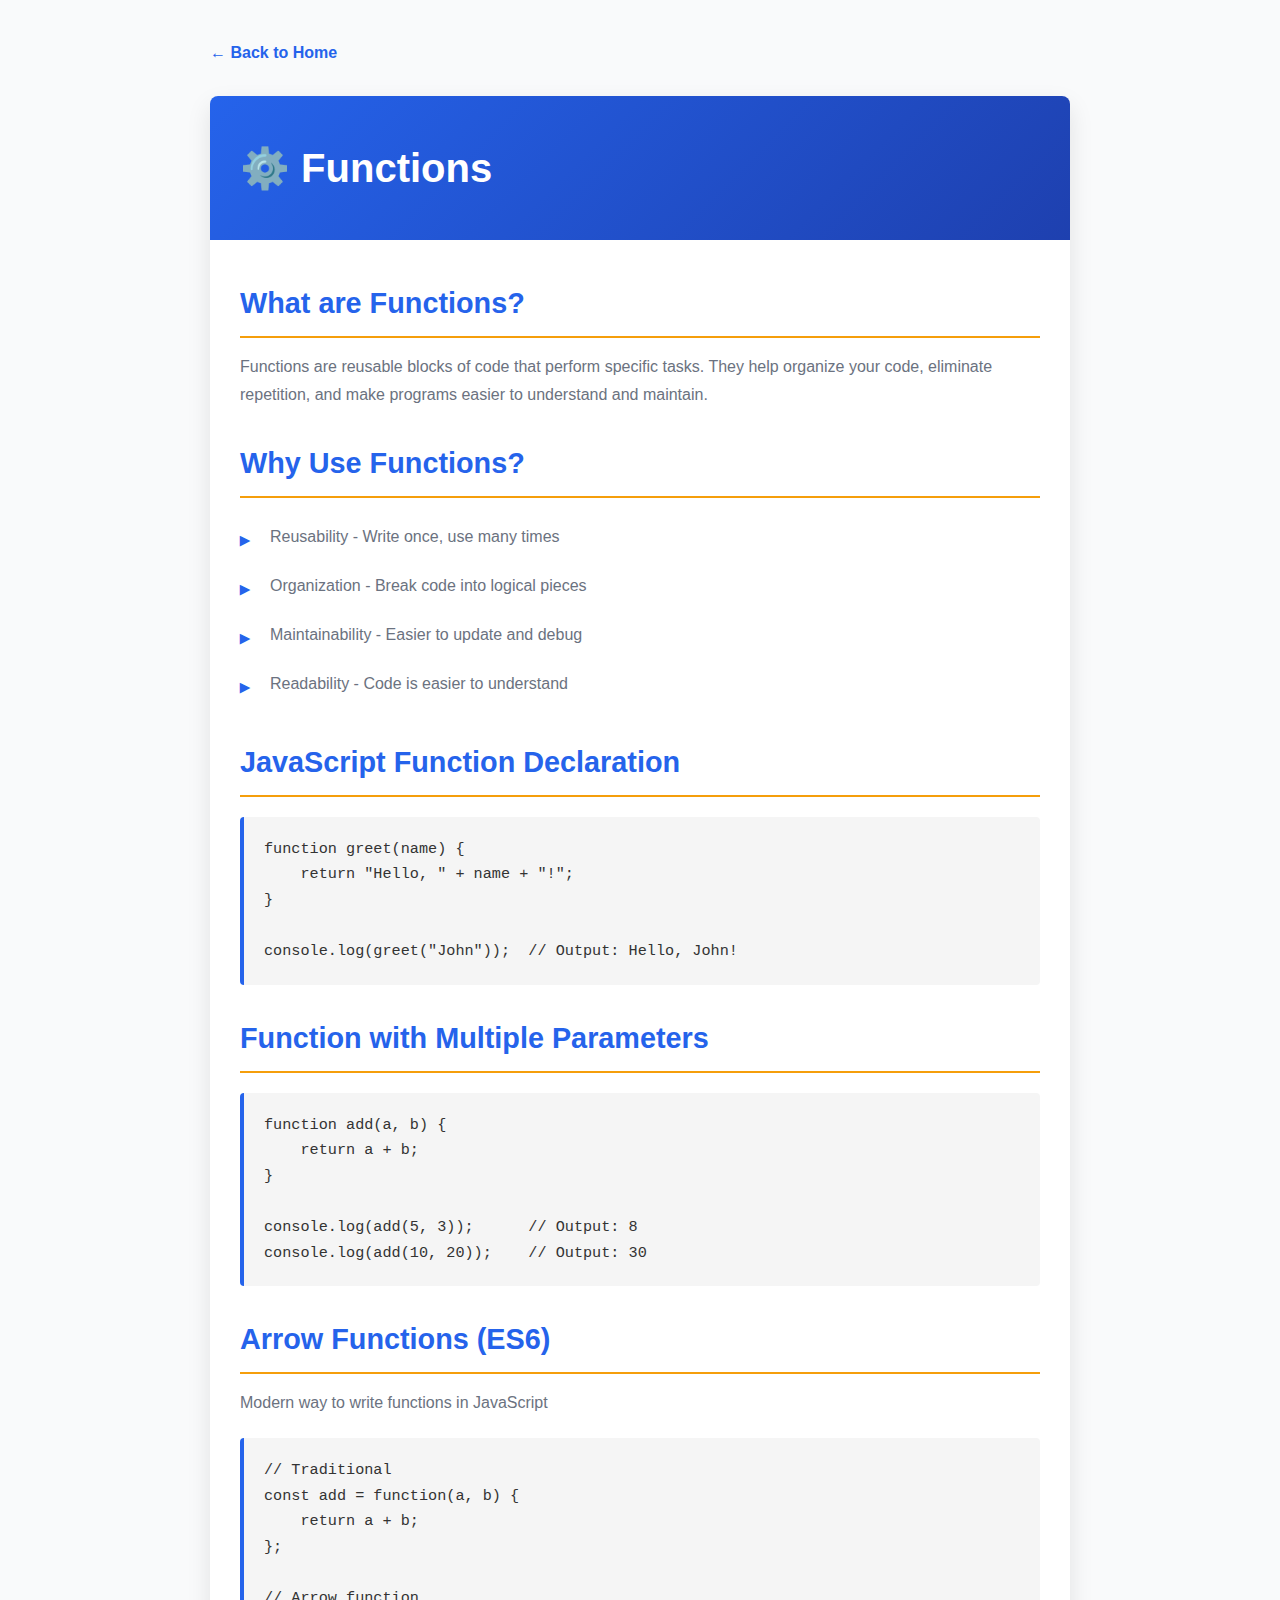
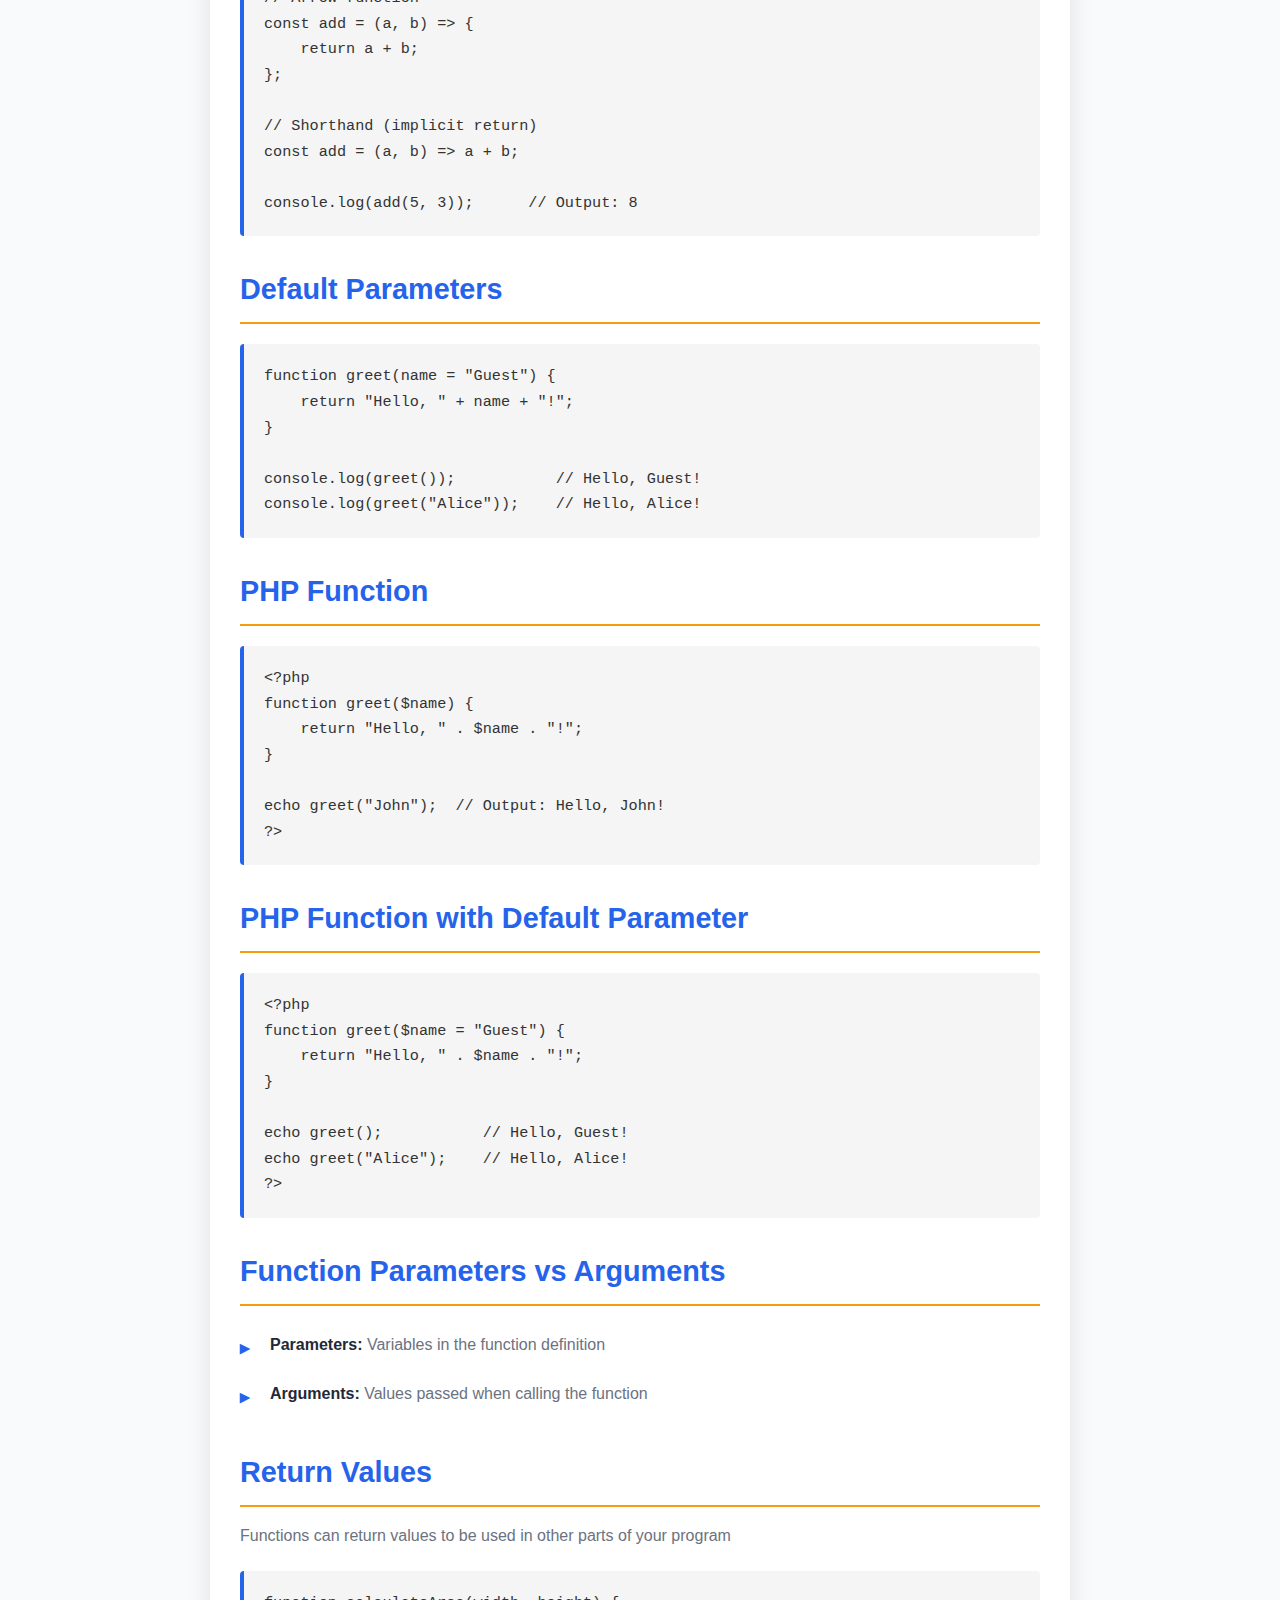
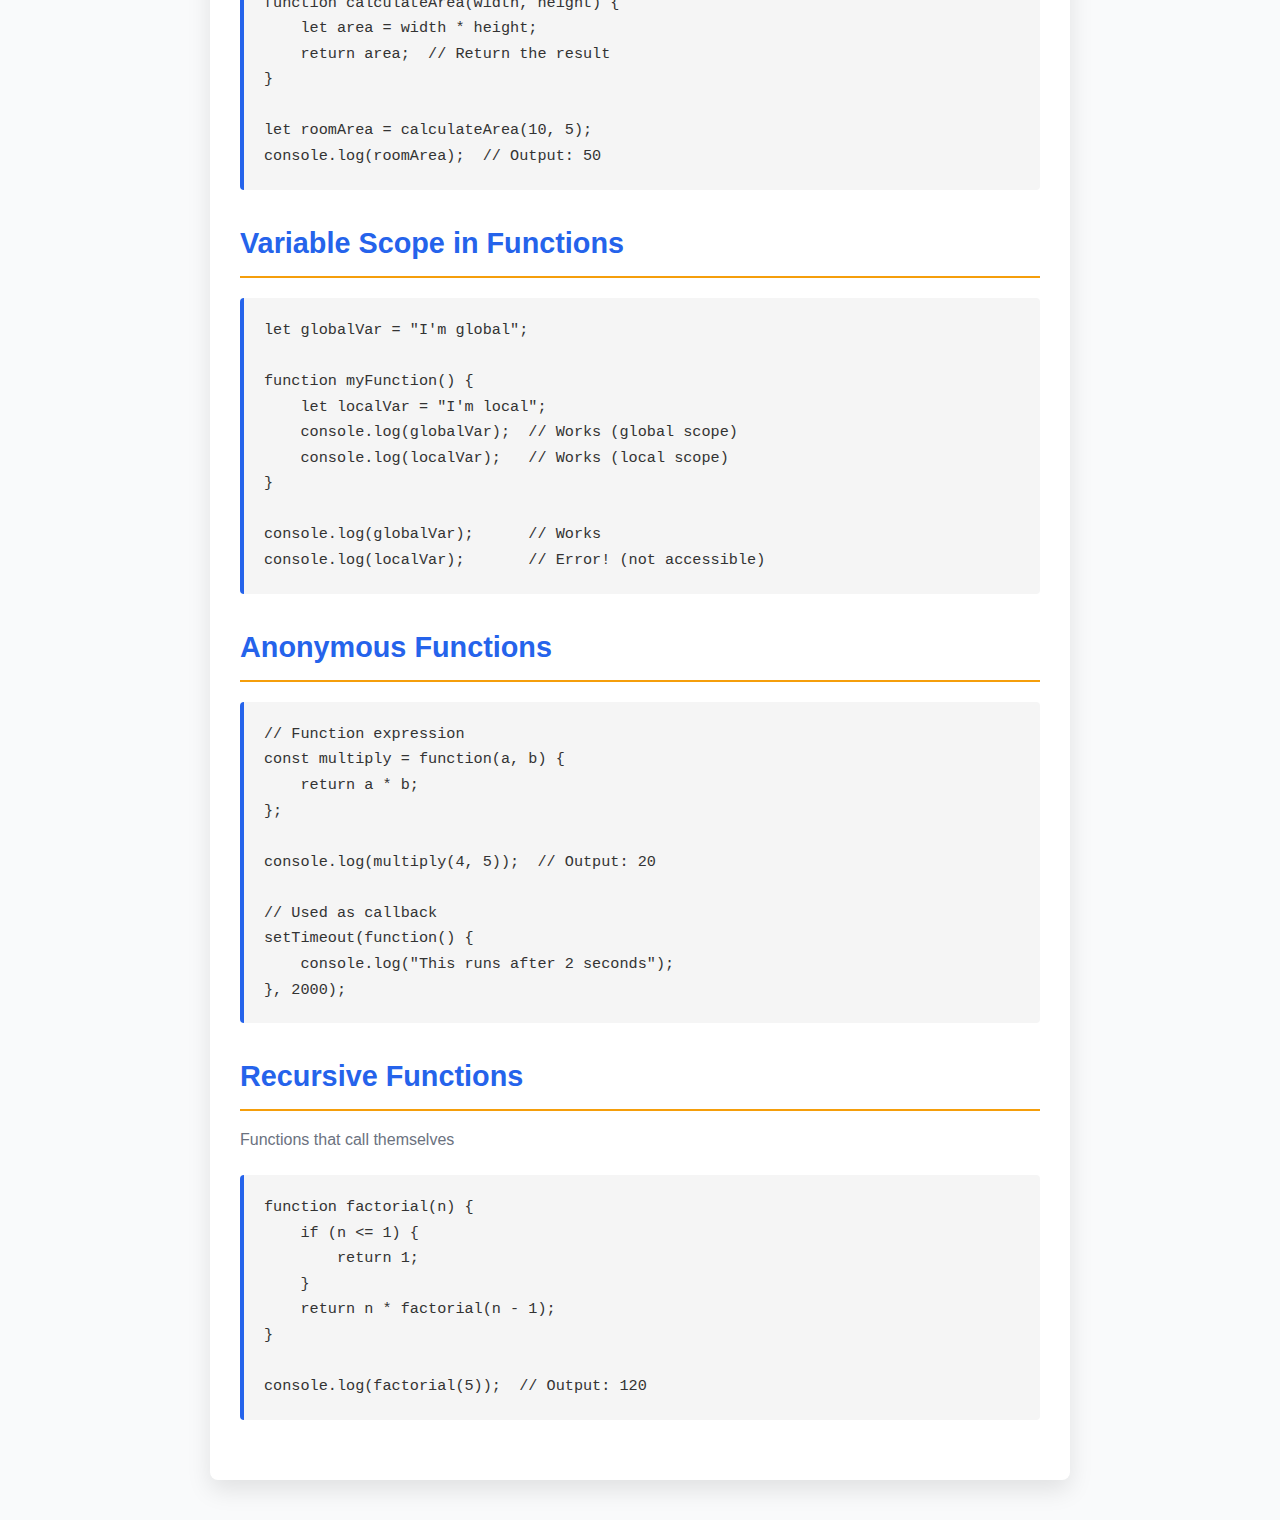
<file: pages/functions.html>
<!DOCTYPE html>
<html lang="en">

<head>
    <meta charset="UTF-8">
    <meta name="viewport" content="width=device-width, initial-scale=1.0">
    <title>Functions - JavaScripts-PHP</title>
    <link rel="stylesheet" href="../css/main.css">
    <link rel="stylesheet" href="../css/responsive.css">
</head>

<body>
    <div class="content-wrapper">
        <div class="back-link">
            <a href="../index.html">← Back to Home</a>
        </div>

        <section class="page-content">
            <div class="section-header">
                <h1>⚙️ Functions</h1>
            </div>

            <div class="section-body">
                <h2>What are Functions?</h2>
                <p>Functions are reusable blocks of code that perform specific tasks. They help organize your code,
                    eliminate repetition, and make programs easier to understand and maintain.</p>

                <h2>Why Use Functions?</h2>
                <ul class="content-list">
                    <li>Reusability - Write once, use many times</li>
                    <li>Organization - Break code into logical pieces</li>
                    <li>Maintainability - Easier to update and debug</li>
                    <li>Readability - Code is easier to understand</li>
                </ul>

                <h2>JavaScript Function Declaration</h2>
                <div class="code-block">
                    <pre><code>function greet(name) {
    return "Hello, " + name + "!";
}

console.log(greet("John"));  // Output: Hello, John!</code></pre>
                </div>

                <h2>Function with Multiple Parameters</h2>
                <div class="code-block">
                    <pre><code>function add(a, b) {
    return a + b;
}

console.log(add(5, 3));      // Output: 8
console.log(add(10, 20));    // Output: 30</code></pre>
                </div>

                <h2>Arrow Functions (ES6)</h2>
                <p>Modern way to write functions in JavaScript</p>
                <div class="code-block">
                    <pre><code>// Traditional
const add = function(a, b) {
    return a + b;
};

// Arrow function
const add = (a, b) => {
    return a + b;
};

// Shorthand (implicit return)
const add = (a, b) => a + b;

console.log(add(5, 3));      // Output: 8</code></pre>
                </div>

                <h2>Default Parameters</h2>
                <div class="code-block">
                    <pre><code>function greet(name = "Guest") {
    return "Hello, " + name + "!";
}

console.log(greet());           // Hello, Guest!
console.log(greet("Alice"));    // Hello, Alice!</code></pre>
                </div>

                <h2>PHP Function</h2>
                <div class="code-block">
                    <pre><code>&lt;?php
function greet($name) {
    return "Hello, " . $name . "!";
}

echo greet("John");  // Output: Hello, John!
?&gt;</code></pre>
                </div>

                <h2>PHP Function with Default Parameter</h2>
                <div class="code-block">
                    <pre><code>&lt;?php
function greet($name = "Guest") {
    return "Hello, " . $name . "!";
}

echo greet();           // Hello, Guest!
echo greet("Alice");    // Hello, Alice!
?&gt;</code></pre>
                </div>

                <h2>Function Parameters vs Arguments</h2>
                <ul class="content-list">
                    <li><strong>Parameters:</strong> Variables in the function definition</li>
                    <li><strong>Arguments:</strong> Values passed when calling the function</li>
                </ul>

                <h2>Return Values</h2>
                <p>Functions can return values to be used in other parts of your program</p>
                <div class="code-block">
                    <pre><code>function calculateArea(width, height) {
    let area = width * height;
    return area;  // Return the result
}

let roomArea = calculateArea(10, 5);
console.log(roomArea);  // Output: 50</code></pre>
                </div>

                <h2>Variable Scope in Functions</h2>
                <div class="code-block">
                    <pre><code>let globalVar = "I'm global";

function myFunction() {
    let localVar = "I'm local";
    console.log(globalVar);  // Works (global scope)
    console.log(localVar);   // Works (local scope)
}

console.log(globalVar);      // Works
console.log(localVar);       // Error! (not accessible)</code></pre>
                </div>

                <h2>Anonymous Functions</h2>
                <div class="code-block">
                    <pre><code>// Function expression
const multiply = function(a, b) {
    return a * b;
};

console.log(multiply(4, 5));  // Output: 20

// Used as callback
setTimeout(function() {
    console.log("This runs after 2 seconds");
}, 2000);</code></pre>
                </div>

                <h2>Recursive Functions</h2>
                <p>Functions that call themselves</p>
                <div class="code-block">
                    <pre><code>function factorial(n) {
    if (n <= 1) {
        return 1;
    }
    return n * factorial(n - 1);
}

console.log(factorial(5));  // Output: 120</code></pre>
                </div>
            </div>
        </section>
    </div>
</body>

</html>
</file>
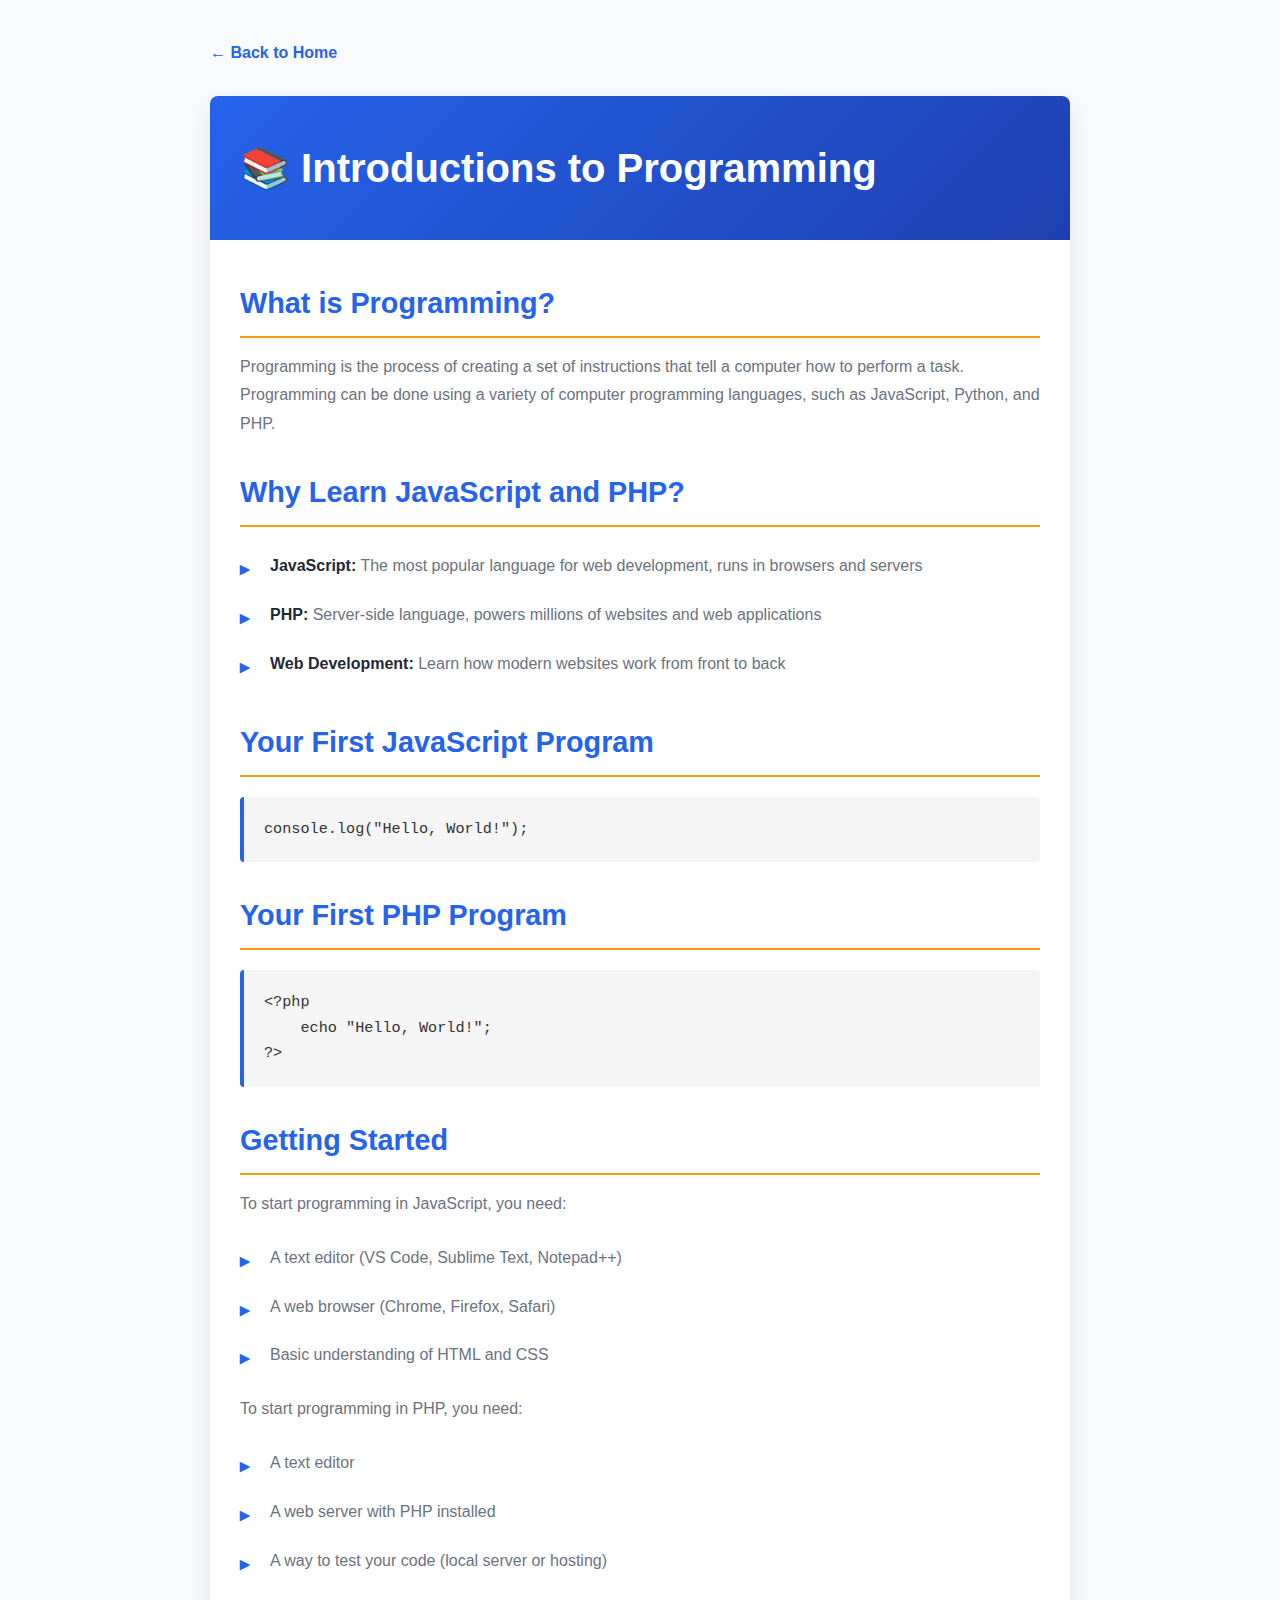
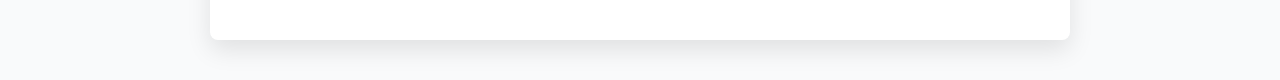
<file: pages/intro.html>
<!DOCTYPE html>
<html lang="en">

<head>
    <meta charset="UTF-8">
    <meta name="viewport" content="width=device-width, initial-scale=1.0">
    <title>Introductions - JavaScripts-PHP</title>
    <link rel="stylesheet" href="../css/main.css">
    <link rel="stylesheet" href="../css/responsive.css">
</head>

<body>
    <div class="content-wrapper">
        <div class="back-link">
            <a href="../index.html">← Back to Home</a>
        </div>

        <section class="page-content">
            <div class="section-header">
                <h1>📚 Introductions to Programming</h1>
            </div>

            <div class="section-body">
                <h2>What is Programming?</h2>
                <p>Programming is the process of creating a set of instructions that tell a computer how to perform a
                    task. Programming can be done using a variety of computer programming languages, such as JavaScript,
                    Python, and PHP.</p>

                <h2>Why Learn JavaScript and PHP?</h2>
                <ul class="content-list">
                    <li><strong>JavaScript:</strong> The most popular language for web development, runs in browsers and
                        servers</li>
                    <li><strong>PHP:</strong> Server-side language, powers millions of websites and web applications
                    </li>
                    <li><strong>Web Development:</strong> Learn how modern websites work from front to back</li>
                </ul>

                <h2>Your First JavaScript Program</h2>
                <div class="code-block">
                    <pre><code>console.log("Hello, World!");</code></pre>
                </div>

                <h2>Your First PHP Program</h2>
                <div class="code-block">
                    <pre><code>&lt;?php
    echo "Hello, World!";
?&gt;</code></pre>
                </div>

                <h2>Getting Started</h2>
                <p>To start programming in JavaScript, you need:</p>
                <ul class="content-list">
                    <li>A text editor (VS Code, Sublime Text, Notepad++)</li>
                    <li>A web browser (Chrome, Firefox, Safari)</li>
                    <li>Basic understanding of HTML and CSS</li>
                </ul>

                <p>To start programming in PHP, you need:</p>
                <ul class="content-list">
                    <li>A text editor</li>
                    <li>A web server with PHP installed</li>
                    <li>A way to test your code (local server or hosting)</li>
                </ul>
            </div>
        </section>
    </div>
</body>

</html>
</file>
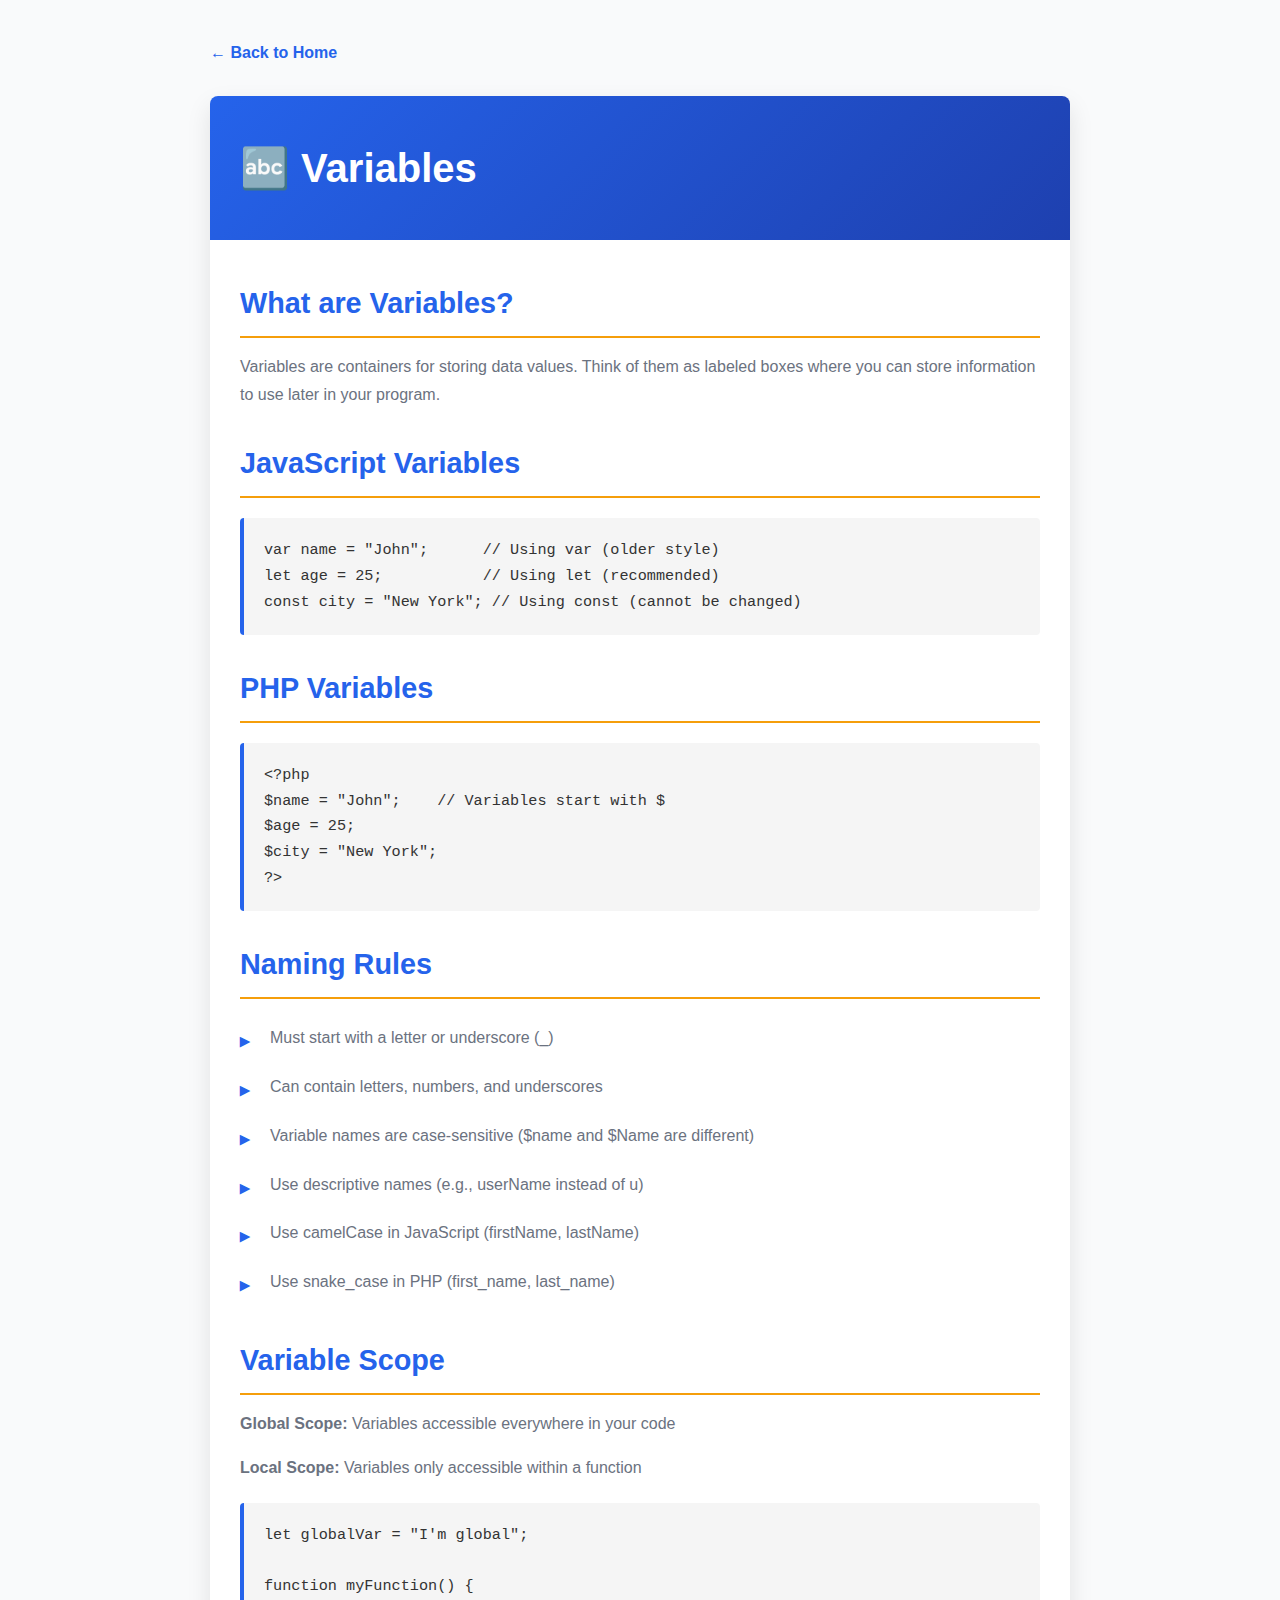
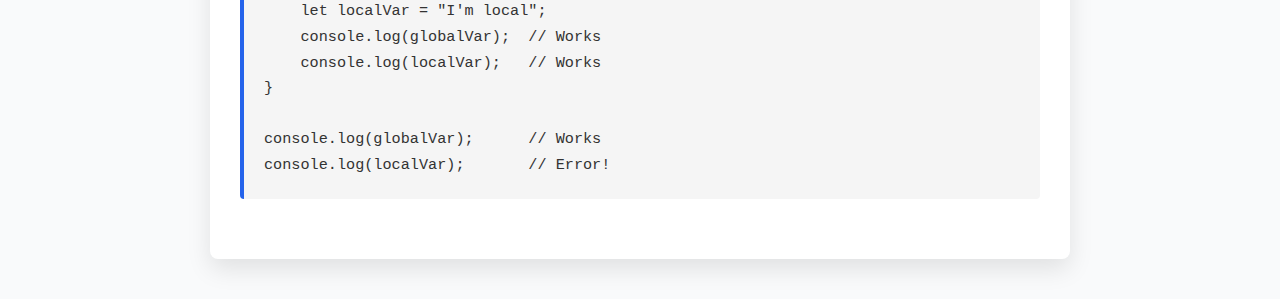
<file: pages/variables.html>
<!DOCTYPE html>
<html lang="en">

<head>
    <meta charset="UTF-8">
    <meta name="viewport" content="width=device-width, initial-scale=1.0">
    <title>Variables - JavaScripts-PHP</title>
    <link rel="stylesheet" href="../css/main.css">
    <link rel="stylesheet" href="../css/responsive.css">
</head>

<body>
    <div class="content-wrapper">
        <div class="back-link">
            <a href="../index.html">← Back to Home</a>
        </div>

        <section class="page-content">
            <div class="section-header">
                <h1>🔤 Variables</h1>
            </div>

            <div class="section-body">
                <h2>What are Variables?</h2>
                <p>Variables are containers for storing data values. Think of them as labeled boxes where you can store
                    information to use later in your program.</p>

                <h2>JavaScript Variables</h2>
                <div class="code-block">
                    <pre><code>var name = "John";      // Using var (older style)
let age = 25;           // Using let (recommended)
const city = "New York"; // Using const (cannot be changed)</code></pre>
                </div>

                <h2>PHP Variables</h2>
                <div class="code-block">
                    <pre><code>&lt;?php
$name = "John";    // Variables start with $
$age = 25;
$city = "New York";
?&gt;</code></pre>
                </div>

                <h2>Naming Rules</h2>
                <ul class="content-list">
                    <li>Must start with a letter or underscore (_)</li>
                    <li>Can contain letters, numbers, and underscores</li>
                    <li>Variable names are case-sensitive ($name and $Name are different)</li>
                    <li>Use descriptive names (e.g., userName instead of u)</li>
                    <li>Use camelCase in JavaScript (firstName, lastName)</li>
                    <li>Use snake_case in PHP (first_name, last_name)</li>
                </ul>

                <h2>Variable Scope</h2>
                <p><strong>Global Scope:</strong> Variables accessible everywhere in your code</p>
                <p><strong>Local Scope:</strong> Variables only accessible within a function</p>
                <div class="code-block">
                    <pre><code>let globalVar = "I'm global";

function myFunction() {
    let localVar = "I'm local";
    console.log(globalVar);  // Works
    console.log(localVar);   // Works
}

console.log(globalVar);      // Works
console.log(localVar);       // Error!</code></pre>
                </div>
            </div>
        </section>
    </div>
</body>

</html>
</file>
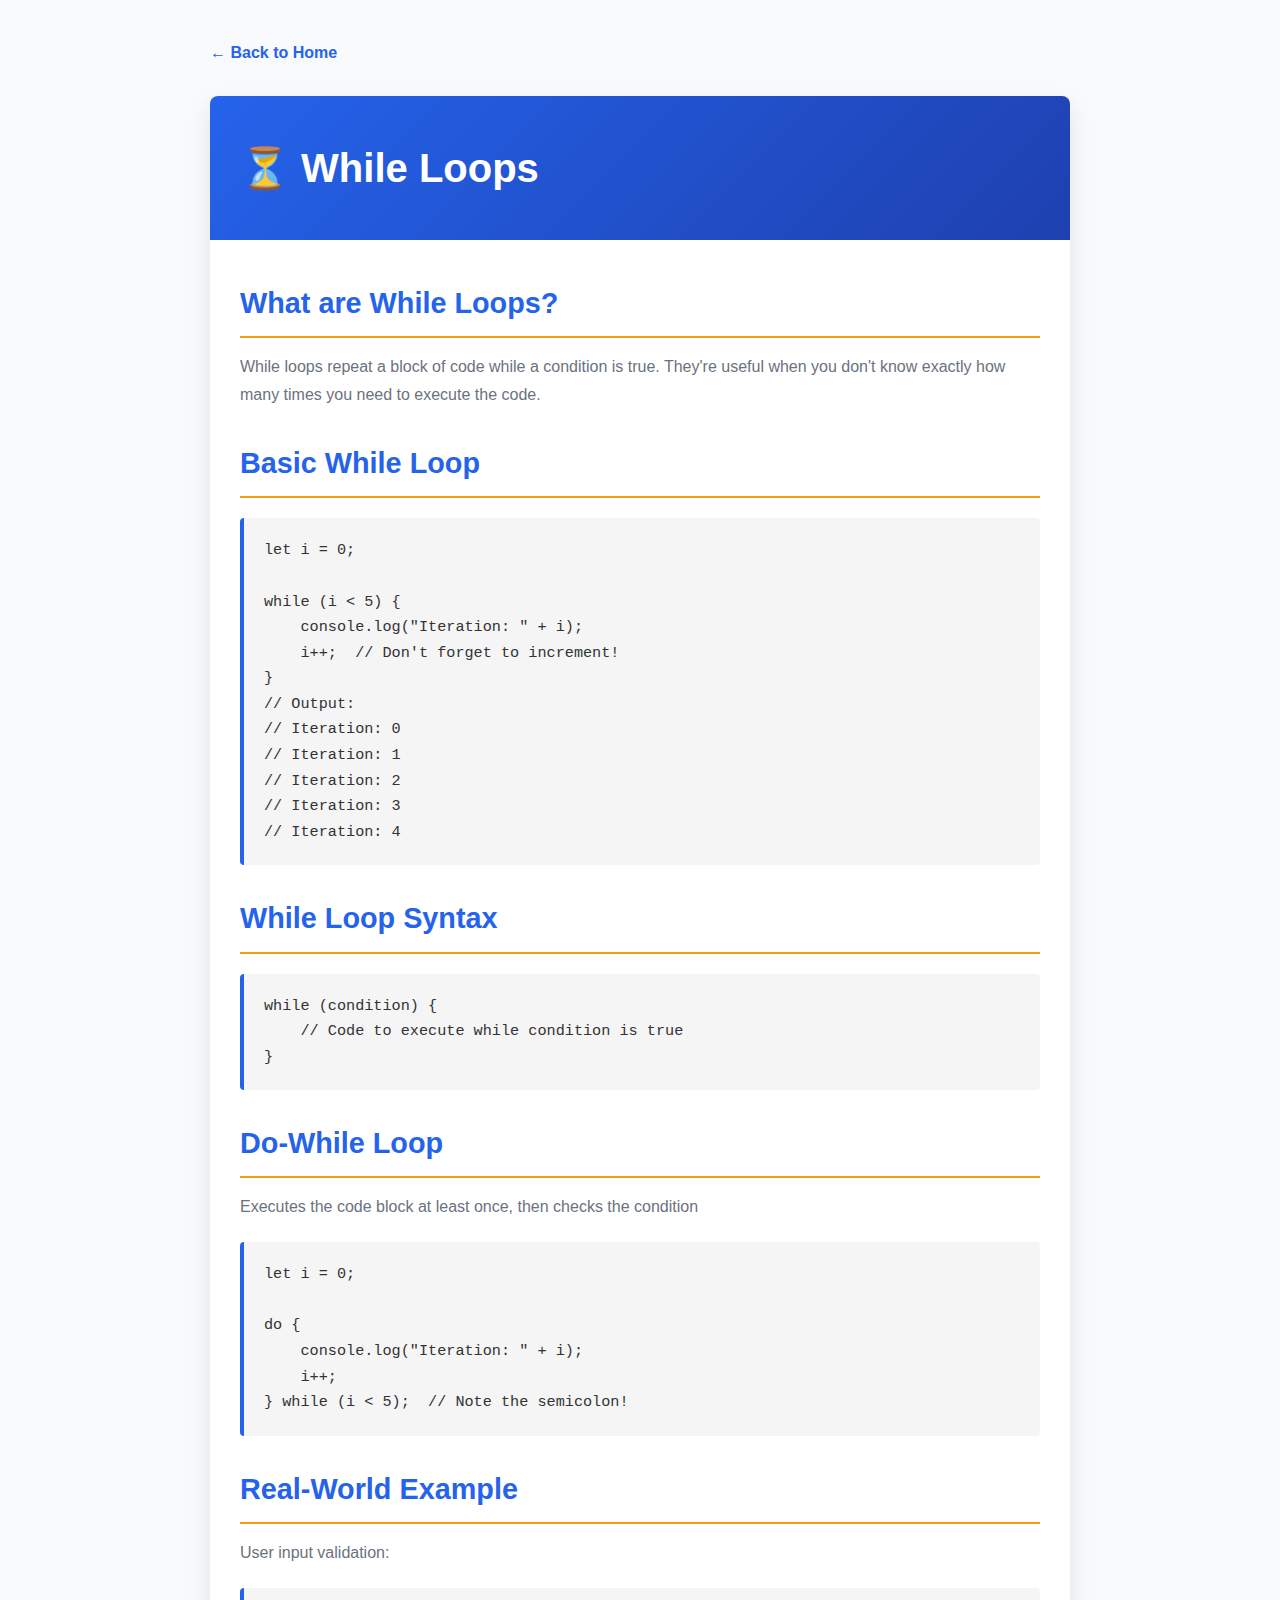
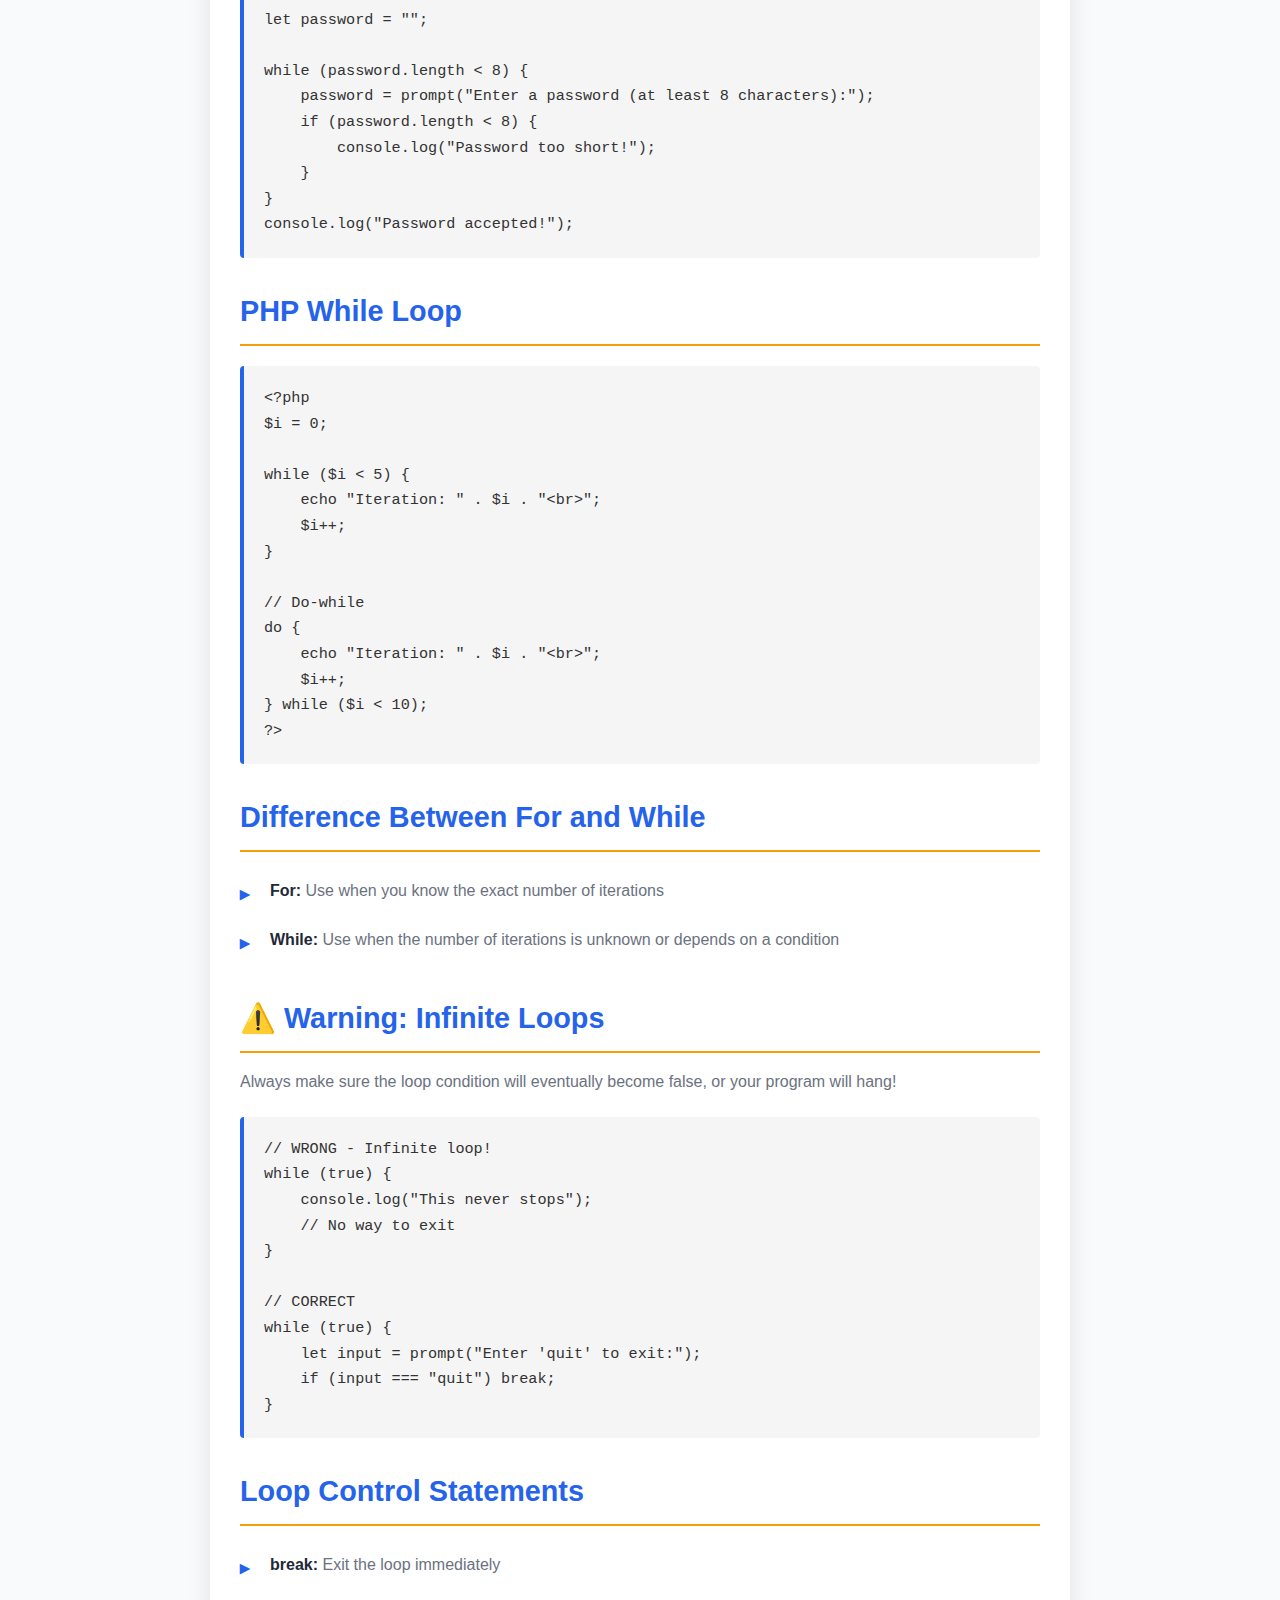
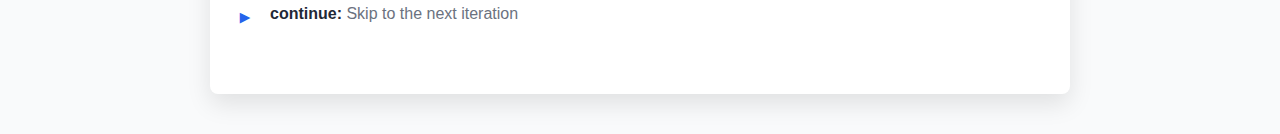
<file: pages/whileloops.html>
<!DOCTYPE html>
<html lang="en">

<head>
    <meta charset="UTF-8">
    <meta name="viewport" content="width=device-width, initial-scale=1.0">
    <title>While Loops - JavaScripts-PHP</title>
    <link rel="stylesheet" href="../css/main.css">
    <link rel="stylesheet" href="../css/responsive.css">
</head>

<body>
    <div class="content-wrapper">
        <div class="back-link">
            <a href="../index.html">← Back to Home</a>
        </div>

        <section class="page-content">
            <div class="section-header">
                <h1>⏳ While Loops</h1>
            </div>

            <div class="section-body">
                <h2>What are While Loops?</h2>
                <p>While loops repeat a block of code while a condition is true. They're useful when you don't know
                    exactly how many times you need to execute the code.</p>

                <h2>Basic While Loop</h2>
                <div class="code-block">
                    <pre><code>let i = 0;

while (i < 5) {
    console.log("Iteration: " + i);
    i++;  // Don't forget to increment!
}
// Output:
// Iteration: 0
// Iteration: 1
// Iteration: 2
// Iteration: 3
// Iteration: 4</code></pre>
                </div>

                <h2>While Loop Syntax</h2>
                <div class="code-block">
                    <pre><code>while (condition) {
    // Code to execute while condition is true
}</code></pre>
                </div>

                <h2>Do-While Loop</h2>
                <p>Executes the code block at least once, then checks the condition</p>
                <div class="code-block">
                    <pre><code>let i = 0;

do {
    console.log("Iteration: " + i);
    i++;
} while (i < 5);  // Note the semicolon!</code></pre>
                </div>

                <h2>Real-World Example</h2>
                <p>User input validation:</p>
                <div class="code-block">
                    <pre><code>let password = "";

while (password.length < 8) {
    password = prompt("Enter a password (at least 8 characters):");
    if (password.length < 8) {
        console.log("Password too short!");
    }
}
console.log("Password accepted!");</code></pre>
                </div>

                <h2>PHP While Loop</h2>
                <div class="code-block">
                    <pre><code>&lt;?php
$i = 0;

while ($i < 5) {
    echo "Iteration: " . $i . "&lt;br&gt;";
    $i++;
}

// Do-while
do {
    echo "Iteration: " . $i . "&lt;br&gt;";
    $i++;
} while ($i < 10);
?&gt;</code></pre>
                </div>

                <h2>Difference Between For and While</h2>
                <ul class="content-list">
                    <li><strong>For:</strong> Use when you know the exact number of iterations</li>
                    <li><strong>While:</strong> Use when the number of iterations is unknown or depends on a condition
                    </li>
                </ul>

                <h2>⚠️ Warning: Infinite Loops</h2>
                <p>Always make sure the loop condition will eventually become false, or your program will hang!</p>
                <div class="code-block">
                    <pre><code>// WRONG - Infinite loop!
while (true) {
    console.log("This never stops");
    // No way to exit
}

// CORRECT
while (true) {
    let input = prompt("Enter 'quit' to exit:");
    if (input === "quit") break;
}</code></pre>
                </div>

                <h2>Loop Control Statements</h2>
                <ul class="content-list">
                    <li><strong>break:</strong> Exit the loop immediately</li>
                    <li><strong>continue:</strong> Skip to the next iteration</li>
                </ul>
            </div>
        </section>
    </div>
</body>

</html>
</file>
<file: css/main.css>
/* ==================== General Styles ==================== */
* {
    margin: 0;
    padding: 0;
    box-sizing: border-box;
}

:root {
    --primary-color: #2563eb;
    --secondary-color: #1e40af;
    --accent-color: #f59e0b;
    --text-dark: #1f2937;
    --text-light: #6b7280;
    --bg-light: #f9fafb;
    --bg-white: #ffffff;
    --border-color: #e5e7eb;
    --shadow: 0 4px 6px rgba(0, 0, 0, 0.1);
    --shadow-lg: 0 10px 25px rgba(0, 0, 0, 0.1);
}

body {
    font-family: 'Segoe UI', Tahoma, Geneva, Verdana, sans-serif;
    line-height: 1.6;
    color: var(--text-dark);
    background-color: var(--bg-light);
}

/* ==================== Header ==================== */
.header {
    background: linear-gradient(135deg, var(--primary-color) 0%, var(--secondary-color) 100%);
    color: white;
    padding: 60px 20px;
    text-align: center;
    box-shadow: var(--shadow-lg);
}

.header-content h1 {
    font-size: 3rem;
    margin-bottom: 10px;
    font-weight: 700;
}

.header-content p {
    font-size: 1.2rem;
    opacity: 0.95;
}

/* ==================== Navigation Bar ==================== */
.navbar {
    background-color: var(--bg-white);
    border-bottom: 1px solid var(--border-color);
    padding: 15px 20px;
    display: flex;
    justify-content: space-between;
    align-items: center;
    box-shadow: var(--shadow);
    position: sticky;
    top: 0;
    z-index: 100;
}

.nav-brand {
    font-size: 1.5rem;
    font-weight: 700;
    color: var(--primary-color);
}

.nav-menu {
    list-style: none;
    display: flex;
    gap: 30px;
}

.nav-menu a {
    text-decoration: none;
    color: var(--text-dark);
    font-weight: 500;
    transition: color 0.3s ease;
}

.nav-menu a:hover {
    color: var(--primary-color);
}

/* ==================== Main Container ==================== */
.container {
    display: flex;
    max-width: 1400px;
    margin: 0 auto;
    gap: 30px;
    padding: 30px 20px;
}

/* ==================== Sidebar ==================== */
.sidebar {
    flex: 0 0 250px;
    background-color: var(--bg-white);
    border-radius: 8px;
    padding: 20px;
    box-shadow: var(--shadow);
    height: fit-content;
    position: sticky;
    top: 100px;
}

.sidebar-header {
    margin-bottom: 20px;
}

.sidebar-header h3 {
    color: var(--primary-color);
    font-size: 1.3rem;
    border-bottom: 3px solid var(--accent-color);
    padding-bottom: 10px;
}

.sidebar-nav ul {
    list-style: none;
}

.sidebar-nav li {
    margin-bottom: 0;
}

.nav-item {
    display: block;
    padding: 12px 15px;
    text-decoration: none;
    color: var(--text-dark);
    transition: all 0.3s ease;
    border-left: 3px solid transparent;
    margin-bottom: 5px;
    font-weight: 500;
}

.nav-item:hover {
    background-color: var(--bg-light);
    border-left-color: var(--primary-color);
    color: var(--primary-color);
    padding-left: 20px;
}

/* ==================== Main Content ==================== */
.content {
    flex: 1;
}

.welcome-section {
    background-color: var(--bg-white);
    padding: 40px;
    border-radius: 8px;
    box-shadow: var(--shadow);
    margin-bottom: 30px;
}

.welcome-section h2 {
    color: var(--primary-color);
    font-size: 2rem;
    margin-bottom: 15px;
}

.welcome-section p {
    color: var(--text-light);
    font-size: 1.1rem;
    line-height: 1.8;
}

/* ==================== Feature Cards ==================== */
.features {
    display: grid;
    grid-template-columns: repeat(auto-fit, minmax(280px, 1fr));
    gap: 20px;
    margin-top: 30px;
}

.feature-card {
    background-color: var(--bg-white);
    padding: 30px;
    border-radius: 8px;
    box-shadow: var(--shadow);
    transition: all 0.3s ease;
    border-top: 4px solid var(--accent-color);
}

.feature-card:hover {
    box-shadow: var(--shadow-lg);
    transform: translateY(-5px);
}

.feature-card h3 {
    color: var(--primary-color);
    margin-bottom: 15px;
    font-size: 1.3rem;
}

.feature-card p {
    color: var(--text-light);
    line-height: 1.7;
}

/* ==================== Footer ==================== */
.footer {
    background: linear-gradient(135deg, var(--primary-color) 0%, var(--secondary-color) 100%);
    color: white;
    text-align: center;
    padding: 30px 20px;
    margin-top: 60px;
}

.footer p {
    margin: 0;
    font-size: 0.95rem;
}

/* ==================== Page Content Styles ==================== */
.content-wrapper {
    max-width: 900px;
    margin: 0 auto;
    padding: 40px 20px;
}

.back-link {
    margin-bottom: 30px;
}

.back-link a {
    color: var(--primary-color);
    text-decoration: none;
    font-weight: 600;
    transition: color 0.3s ease;
}

.back-link a:hover {
    color: var(--secondary-color);
}

.page-content {
    background-color: var(--bg-white);
    border-radius: 8px;
    overflow: hidden;
    box-shadow: var(--shadow-lg);
}

.section-header {
    background: linear-gradient(135deg, var(--primary-color) 0%, var(--secondary-color) 100%);
    color: white;
    padding: 40px 30px;
}

.section-header h1 {
    font-size: 2.5rem;
    margin: 0;
}

.section-body {
    padding: 40px 30px;
}

.section-body h2 {
    color: var(--primary-color);
    font-size: 1.8rem;
    margin-top: 30px;
    margin-bottom: 15px;
    padding-bottom: 10px;
    border-bottom: 2px solid var(--accent-color);
}

.section-body h2:first-child {
    margin-top: 0;
}

.section-body h3 {
    color: var(--secondary-color);
    font-size: 1.3rem;
    margin-top: 20px;
    margin-bottom: 10px;
}

.section-body h4 {
    color: var(--text-dark);
    font-size: 1.1rem;
    margin-top: 15px;
    margin-bottom: 8px;
    font-weight: 600;
}

.section-body p {
    color: var(--text-light);
    margin-bottom: 15px;
    line-height: 1.8;
}

/* ==================== Lists ==================== */
.content-list {
    list-style: none;
    padding: 0;
    margin: 15px 0;
}

.content-list li {
    padding: 10px 0;
    padding-left: 30px;
    position: relative;
    color: var(--text-light);
    line-height: 1.8;
}

.content-list li:before {
    content: "▸";
    position: absolute;
    left: 0;
    color: var(--primary-color);
    font-weight: bold;
    font-size: 1.2rem;
}

.content-list strong {
    color: var(--text-dark);
}

/* ==================== Code Blocks ==================== */
.code-block {
    background-color: #f5f5f5;
    border-left: 4px solid var(--primary-color);
    padding: 20px;
    margin: 20px 0;
    border-radius: 4px;
    overflow-x: auto;
}

.code-block h4 {
    margin-top: 0;
    margin-bottom: 12px;
    color: var(--primary-color);
}

.code-block pre {
    margin: 0;
    font-family: 'Courier New', monospace;
    line-height: 1.6;
}

.code-block code {
    color: #333;
    font-size: 0.95rem;
    background-color: transparent;
    padding: 0;
}

/* ==================== Table Styles ==================== */
.comparison-table {
    width: 100%;
    border-collapse: collapse;
    margin: 20px 0;
    box-shadow: var(--shadow);
}

.comparison-table th {
    background-color: var(--primary-color);
    color: white;
    padding: 15px;
    text-align: left;
    font-weight: 600;
}

.comparison-table td {
    padding: 12px 15px;
    border-bottom: 1px solid var(--border-color);
}

.comparison-table tr:hover {
    background-color: var(--bg-light);
}

/* ==================== General Content Styles ==================== */
code {
    background-color: #f0f0f0;
    padding: 2px 6px;
    border-radius: 3px;
    font-family: 'Courier New', monospace;
    font-size: 0.9em;
}
</file>
<file: css/responsive.css>
/* ==================== Tablet (768px and below) ==================== */
@media (max-width: 768px) {
    .container {
        flex-direction: column;
        gap: 20px;
        padding: 20px 15px;
    }

    .sidebar {
        flex: 1;
        position: static;
    }

    .header-content h1 {
        font-size: 2rem;
    }

    .header-content p {
        font-size: 1rem;
    }

    .nav-menu {
        gap: 15px;
        font-size: 0.9rem;
    }

    .welcome-section {
        padding: 25px;
    }

    .welcome-section h2 {
        font-size: 1.5rem;
    }

    .features {
        grid-template-columns: 1fr;
    }

    .feature-card {
        padding: 20px;
    }

    .feature-card h3 {
        font-size: 1.1rem;
    }

    .section-header h1 {
        font-size: 1.8rem;
    }

    .section-body {
        padding: 25px;
    }

    .section-body h2 {
        font-size: 1.4rem;
    }

    .section-body h3 {
        font-size: 1.1rem;
    }

    .content-list li {
        padding-left: 25px;
        font-size: 0.95rem;
    }

    .code-block {
        padding: 15px;
        margin: 15px 0;
    }

    .code-block code {
        font-size: 0.85rem;
    }

    .comparison-table th,
    .comparison-table td {
        padding: 10px 12px;
        font-size: 0.9rem;
    }
}

/* ==================== Mobile (480px and below) ==================== */
@media (max-width: 480px) {
    body {
        font-size: 14px;
    }

    .navbar {
        flex-direction: column;
        gap: 15px;
        padding: 10px 15px;
    }

    .nav-menu {
        flex-wrap: wrap;
        justify-content: center;
        gap: 10px;
    }

    .nav-menu a {
        font-size: 0.9rem;
    }

    .header {
        padding: 40px 15px;
    }

    .header-content h1 {
        font-size: 1.5rem;
        margin-bottom: 8px;
    }

    .header-content p {
        font-size: 0.9rem;
    }

    .container {
        gap: 15px;
        padding: 15px 10px;
    }

    .sidebar {
        padding: 15px;
    }

    .sidebar-header h3 {
        font-size: 1.1rem;
    }

    .nav-item {
        padding: 10px 12px;
        font-size: 0.95rem;
        margin-bottom: 4px;
    }

    .welcome-section {
        padding: 20px;
    }

    .welcome-section h2 {
        font-size: 1.3rem;
    }

    .welcome-section p {
        font-size: 1rem;
    }

    .feature-card {
        padding: 15px;
    }

    .feature-card h3 {
        font-size: 1rem;
        margin-bottom: 10px;
    }

    .feature-card p {
        font-size: 0.95rem;
    }

    .footer {
        padding: 20px 15px;
        margin-top: 40px;
    }

    .footer p {
        font-size: 0.9rem;
    }

    /* Page Content */
    .content-wrapper {
        padding: 20px 10px;
    }

    .page-content {
        border-radius: 4px;
    }

    .section-header {
        padding: 25px 15px;
    }

    .section-header h1 {
        font-size: 1.5rem;
    }

    .section-body {
        padding: 20px 15px;
    }

    .section-body h2 {
        font-size: 1.2rem;
        margin-top: 20px;
        margin-bottom: 12px;
    }

    .section-body h3 {
        font-size: 1rem;
        margin-top: 15px;
    }

    .section-body h4 {
        font-size: 0.95rem;
    }

    .section-body p {
        font-size: 0.95rem;
        margin-bottom: 12px;
    }

    .content-list {
        margin: 12px 0;
    }

    .content-list li {
        padding: 8px 0;
        padding-left: 22px;
        font-size: 0.95rem;
    }

    .code-block {
        padding: 12px;
        margin: 12px 0;
        border-radius: 3px;
    }

    .code-block h4 {
        font-size: 0.9rem;
        margin-bottom: 8px;
    }

    .code-block code {
        font-size: 0.8rem;
        line-height: 1.4;
    }

    .comparison-table {
        margin: 15px 0;
        font-size: 0.85rem;
    }

    .comparison-table th {
        padding: 10px 8px;
    }

    .comparison-table td {
        padding: 8px 8px;
    }

    .back-link {
        margin-bottom: 20px;
    }

    .back-link a {
        font-size: 0.95rem;
    }
}

/* ==================== Extra Small (360px and below) ==================== */
@media (max-width: 360px) {
    .header-content h1 {
        font-size: 1.3rem;
    }

    .nav-brand {
        font-size: 1.2rem;
    }

    .section-header h1 {
        font-size: 1.3rem;
    }

    .section-body h2 {
        font-size: 1.1rem;
    }

    .code-block code {
        font-size: 0.75rem;
    }
}
</file>
